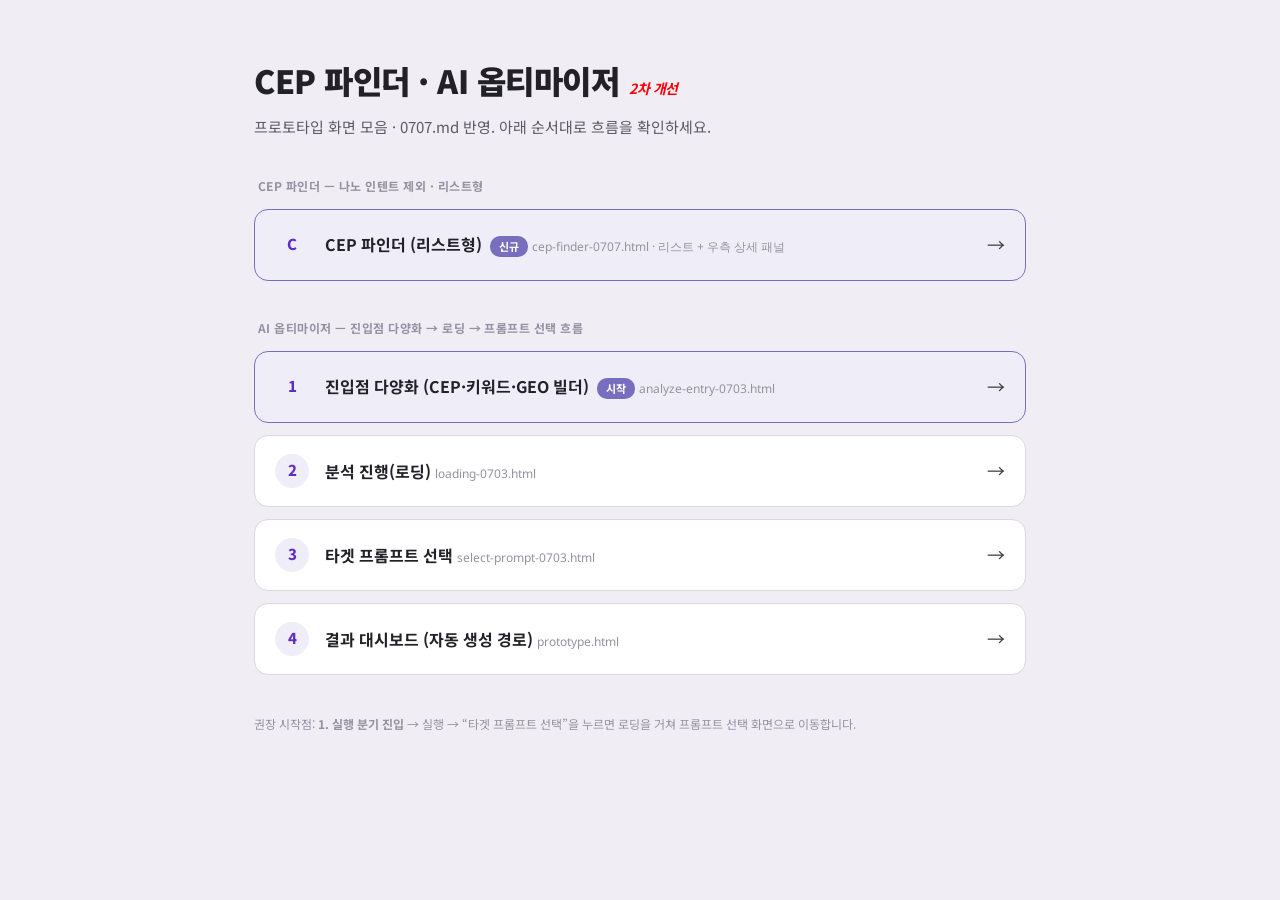
<file: index.html>
<!DOCTYPE html>
<html lang="ko">
<head>
<meta charset="UTF-8">
<meta name="viewport" content="width=device-width, initial-scale=1.0">
<title>AI 옵티마이저 — 프로토타입 인덱스</title>
<link rel="preconnect" href="https://fonts.googleapis.com">
<link rel="preconnect" href="https://fonts.gstatic.com" crossorigin>
<link href="https://fonts.googleapis.com/css2?family=Noto+Sans+KR:wght@400;500;700;900&family=Noto+Sans:wght@400;500;700&display=swap" rel="stylesheet">
<style>
  :root{
    --gray100:#fbfafb; --gray200:#eae8ee; --gray300:#dad7e0; --gray500:#9691a2;
    --gray600:#7f7a8d; --gray700:#5d596a; --gray800:#3d3a46; --gray900:#232128;
    --purple:#786ebe; --purple-dark:#5e2cc9; --purple-bg:#efeef8; --purple-line:#d8d5ee;
    --border:#dad7e0;
  }
  *{box-sizing:border-box;}
  body{
    margin:0; background:#f0eef4; color:var(--gray800); min-height:100vh;
    font-family:"Noto Sans KR","Noto Sans",system-ui,-apple-system,sans-serif;
    font-size:14px; line-height:1.5; -webkit-font-smoothing:antialiased;
  }
  .wrap{max-width:820px; margin:0 auto; padding:56px 24px 80px;}
  .head .title{font-size:32px; font-weight:900; color:var(--gray900); letter-spacing:-.5px; display:flex; align-items:baseline; gap:10px;}
  .head .title .alpha{font-size:14px; font-weight:700; font-style:italic; color:#ff0209;}
  .head .sub{margin-top:12px; font-size:15px; color:var(--gray700);}

  .section-label{margin:38px 4px 14px; font-size:12px; font-weight:700; letter-spacing:.04em; color:var(--gray500); text-transform:uppercase;}

  .flow{display:flex; flex-direction:column; gap:12px;}
  .step{
    display:flex; align-items:center; gap:16px; background:#fff; border:1px solid var(--border);
    border-radius:14px; padding:18px 20px; text-decoration:none; color:inherit; transition:.14s;
  }
  .step:hover{border-color:var(--purple); box-shadow:0 8px 22px rgba(120,110,190,.15); transform:translateY(-2px);}
  .step .no{flex:0 0 34px; width:34px; height:34px; border-radius:50%; background:var(--purple-bg);
    color:var(--purple-dark); font-weight:800; display:flex; align-items:center; justify-content:center; font-size:15px;}
  .step .body{flex:1;}
  .step .name{font-size:16px; font-weight:700; color:var(--gray900);}
  .step .file{font-size:12px; color:var(--gray500); font-family:"Noto Sans"; margin-top:3px;}
  .step .arrow{color:var(--gray400); font-size:18px;}
  .step.entry{border-color:var(--purple); background:var(--purple-bg);}
  .badge-entry{display:inline-block; margin-left:8px; font-size:11px; font-weight:700; color:#fff;
    background:var(--purple); border-radius:10px; padding:2px 9px; vertical-align:middle;}

  .foot{margin-top:40px; font-size:12px; color:var(--gray500);}
</style>
</head>
<body>
  <div class="wrap">
    <div class="head">
      <div class="title">CEP 파인더 · AI 옵티마이저 <span class="alpha">2차 개선</span></div>
      <div class="sub">프로토타입 화면 모음 · 0707.md 반영. 아래 순서대로 흐름을 확인하세요.</div>
    </div>

    <div class="section-label">CEP 파인더 — 나노 인텐트 제외 · 리스트형</div>
    <div class="flow">
      <a class="step entry" href="cep-finder-0707.html">
        <span class="no">C</span>
        <span class="body">
          <span class="name">CEP 파인더 (리스트형)<span class="badge-entry">신규</span></span>
          <span class="file">cep-finder-0707.html · 리스트 + 우측 상세 패널</span>
        </span>
        <span class="arrow">→</span>
      </a>
    </div>

    <div class="section-label">AI 옵티마이저 — 진입점 다양화 → 로딩 → 프롬프트 선택 흐름</div>
    <div class="flow">
      <a class="step entry" href="analyze-entry-0703.html">
        <span class="no">1</span>
        <span class="body">
          <span class="name">진입점 다양화 (CEP·키워드·GEO 빌더)<span class="badge-entry">시작</span></span>
          <span class="file">analyze-entry-0703.html</span>
        </span>
        <span class="arrow">→</span>
      </a>
      <a class="step" href="loading-0703.html">
        <span class="no">2</span>
        <span class="body">
          <span class="name">분석 진행(로딩)</span>
          <span class="file">loading-0703.html</span>
        </span>
        <span class="arrow">→</span>
      </a>
      <a class="step" href="select-prompt-0703.html">
        <span class="no">3</span>
        <span class="body">
          <span class="name">타겟 프롬프트 선택</span>
          <span class="file">select-prompt-0703.html</span>
        </span>
        <span class="arrow">→</span>
      </a>
      <a class="step" href="prototype.html">
        <span class="no">4</span>
        <span class="body">
          <span class="name">결과 대시보드 (자동 생성 경로)</span>
          <span class="file">prototype.html</span>
        </span>
        <span class="arrow">→</span>
      </a>
    </div>

    <div class="foot">
      권장 시작점: <b>1. 실행 분기 진입</b> → 실행 → “타겟 프롬프트 선택”을 누르면 로딩을 거쳐 프롬프트 선택 화면으로 이동합니다.
    </div>
  </div>
</body>
</html>
</file>
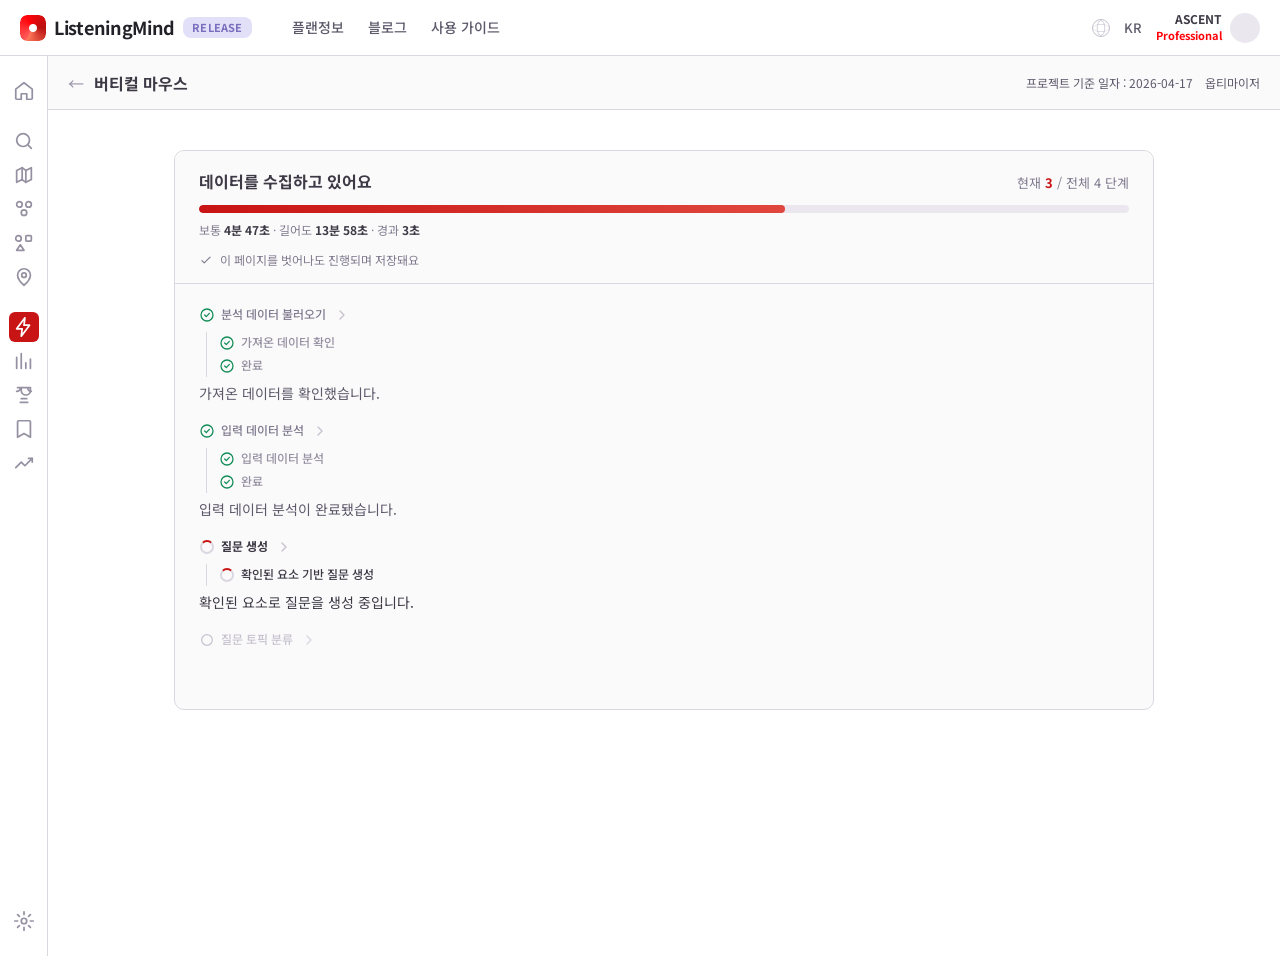
<file: loading-0703.html>
<!DOCTYPE html>
<html lang="ko">
<head>
<meta charset="UTF-8">
<meta name="viewport" content="width=device-width, initial-scale=1.0">
<title>AI 옵티마이저 — 분석 진행 중</title>
<link rel="preconnect" href="https://fonts.googleapis.com">
<link rel="preconnect" href="https://fonts.gstatic.com" crossorigin>
<link href="https://fonts.googleapis.com/css2?family=Noto+Sans+KR:wght@400;500;700&family=Noto+Sans:wght@400;500;700&display=swap" rel="stylesheet">
<link rel="stylesheet" href="assets/lm-theme.css">
<script defer src="assets/lm-chrome.js"></script>
<style>
  :root{
    --gray100:#fbfafb; --gray200:#eae8ee; --gray300:#dad7e0; --gray400:#c6c2ce;
    --gray500:#9691a2; --gray600:#7f7a8d; --gray700:#5d596a; --gray800:#3d3a46;
    --gray900:#232128;
    --primary:#c81414; --brand:rgba(255,2,9,1); --advance:#bfa055;
    --purple:#786ebe;
    --radius:10px;
  }
  *{box-sizing:border-box;}
  body{
    margin:0; background:#fff; color:var(--gray800);
    font-family:"Noto Sans KR","Noto Sans",system-ui,-apple-system,sans-serif;
    font-size:14px; line-height:1.5;
  }
  .en{font-family:"Noto Sans","Noto Sans KR",sans-serif;}

  /* ── top GNB (단순화) ── */
  .gnb{
    height:54px; border-bottom:1px solid var(--gray300); background:var(--gray100);
    display:flex; align-items:center; justify-content:space-between; padding:0 20px;
  }
  .gnb .crumb{display:flex; align-items:center; gap:10px; font-weight:700; font-size:16px;}
  .gnb .crumb .back{color:var(--gray500); font-weight:400;}
  .gnb .meta{display:flex; align-items:center; gap:12px; font-size:12px; color:var(--gray700);}
  .gnb .meta b{color:var(--gray800);}

  /* ── 본문 영역 ── */
  .stage{padding:40px; min-height:calc(100vh - 54px); background:#fff;}
  .card{
    position:relative; max-width:980px; margin:0 auto; min-height:560px;
    background:var(--gray100); border:1px solid var(--gray300);
    border-radius:var(--radius); overflow:hidden;
  }

  /* ── 진행 헤더 (sticky) ── */
  .phead{
    position:sticky; top:0; z-index:5; background:var(--gray100);
    border-bottom:1px solid var(--gray300); padding:18px 24px 14px;
  }
  .phead .row1{display:flex; align-items:baseline; justify-content:space-between; gap:16px; flex-wrap:wrap;}
  .phead .title{font-size:16px; font-weight:700; color:var(--gray800);}
  .phead .stepcount{font-size:13px; color:var(--gray600);}
  .phead .stepcount b{color:var(--primary); font-weight:700;}
  .time{font-size:12px; color:var(--gray600);}
  .time b{color:var(--gray800); font-weight:700;}
  .bar{margin-top:12px; height:8px; background:var(--gray200); border-radius:99px; overflow:hidden;}
  .bar .fill{
    height:100%; width:0; border-radius:99px;
    background:linear-gradient(90deg,var(--primary),#e0473f);
    transition:width .6s cubic-bezier(.2,.7,.2,1);
  }
  .persist{
    margin-top:12px; display:flex; align-items:center; gap:7px;
    font-size:12px; color:var(--gray600);
  }
  .persist svg{flex:none;}

  /* ── work 그룹 리스트 ── */
  .works{padding:18px 24px 28px; display:flex; flex-direction:column; gap:14px;}
  .work{display:flex; flex-direction:column; gap:4px;}
  .whead{display:flex; align-items:center; gap:6px; padding:4px 0;}
  .whead .ico{width:16px; height:16px; flex:none; display:grid; place-items:center;}
  .whead .name{font-family:"Noto Sans","Noto Sans KR"; font-size:12px; font-weight:500;}
  .whead .chev{margin-left:2px; color:var(--gray400); display:flex;}
  .phases{
    border-left:1px solid var(--gray300); margin-left:7px; padding:2px 0 2px 12px;
    display:flex; flex-direction:column; gap:5px;
  }
  .phase{display:flex; align-items:center; gap:6px; font-family:"Noto Sans","Noto Sans KR"; font-size:12px; font-weight:500; color:var(--gray500);}
  .phase .ico{width:16px; height:16px; flex:none; display:grid; place-items:center; color:var(--gray500);}
  .msg{font-size:14px; color:var(--gray700); padding-top:2px;}

  .work.done .whead .name{color:var(--gray600);}
  .work.active .whead .name{color:var(--gray800); font-weight:700;}
  .work.active .whead{animation:pulse 1.6s ease-in-out infinite;}
  .work.active .msg{color:var(--gray800);}
  .work.wait .whead .name{color:var(--gray400);}
  .work.wait .whead .chev{color:var(--gray300);}
  .check{color:var(--primary);}
  .work.done .check{color:#118d57;}

  @keyframes pulse{0%,100%{opacity:1;} 50%{opacity:.55;}}

  .spin{width:14px; height:14px; border:2px solid var(--gray300); border-top-color:var(--primary); border-radius:50%; animation:rot .7s linear infinite;}
  @keyframes rot{to{transform:rotate(360deg);}}

  /* ── 완료 모달 ── */
  .overlay{
    position:absolute; inset:0; background:rgba(61,57,70,.28); backdrop-filter:blur(1px);
    display:none; align-items:center; justify-content:center; z-index:20;
  }
  .overlay.show{display:flex; animation:fade .3s ease;}
  @keyframes fade{from{opacity:0;} to{opacity:1;}}
  .modal{
    background:#fff; border-radius:14px; padding:32px 36px; width:380px; text-align:center;
    box-shadow:0 18px 50px rgba(61,57,70,.22);
    animation:pop .35s cubic-bezier(.2,.9,.3,1.2);
  }
  @keyframes pop{from{transform:scale(.92); opacity:0;} to{transform:scale(1); opacity:1;}}
  .modal .badge{width:64px; height:64px; margin:0 auto 16px; border-radius:50%; background:#e8f7ee; display:grid; place-items:center;}
  .modal h3{margin:0 0 6px; font-size:20px; font-weight:700; color:var(--gray800);}
  .modal p{margin:0 0 22px; font-size:13px; color:var(--gray600);}
  .modal .btn{
    width:100%; height:46px; border:none; border-radius:10px; cursor:pointer;
    background:var(--purple); color:#fff; font-family:inherit; font-size:15px; font-weight:700;
  }
  .modal .btn:hover{filter:brightness(.94);}
  .modal .sub{margin-top:10px; font-size:12px; color:var(--gray500);}
</style>
</head>
<body data-lm-active="aioptimizer">
  <!-- 단순화한 상단 GNB -->
  <div class="gnb">
    <div class="crumb"><span class="back">←</span> 버티컬 마우스</div>
    <div class="meta"><span>프로젝트 기준 일자 : 2026-04-17</span><span id="featLabel">옵티마이저</span></div>
  </div>

  <div class="stage">
    <div class="card" id="card">
      <!-- 진행 헤더 -->
      <div class="phead">
        <div class="row1">
          <div class="title" id="headTitle">데이터를 수집하고 있어요</div>
          <div class="stepcount">현재 <b id="curStep">1</b> / 전체 <span id="totStep">3</span> 단계</div>
        </div>
        <div class="bar"><div class="fill" id="fill"></div></div>
        <div class="row1" style="margin-top:8px;">
          <div class="time">보통 <b id="median">4분 47초</b> · 길어도 <b id="p90">13분 58초</b> · 경과 <b id="elapsed">0초</b></div>
        </div>
        <div class="persist">
          <svg width="14" height="14" viewBox="0 0 24 24" fill="none" stroke="#7f7a8d" stroke-width="2" stroke-linecap="round" stroke-linejoin="round"><path d="M5 13l4 4L19 7"/></svg>
          이 페이지를 벗어나도 진행되며 저장돼요
        </div>
      </div>

      <!-- work 그룹 리스트 -->
      <div class="works" id="works"></div>

      <!-- 완료 모달 -->
      <div class="overlay" id="overlay">
        <div class="modal">
          <div class="badge">
            <svg width="34" height="34" viewBox="0 0 24 24" fill="none" stroke="#118d57" stroke-width="2.4" stroke-linecap="round" stroke-linejoin="round"><path d="M20 6L9 17l-5-5"/></svg>
          </div>
          <h3>완료! <span id="doneTime">4분 12초</span> 만에 끝났어요</h3>
          <p id="doneDesc">옵티마이저 분석이 모두 끝났습니다. 타겟 프롬프트를 선택해 주세요.</p>
          <button class="btn" id="btnNext">타겟 프롬프트 선택 →</button>
          <div class="sub">잠시 후 자동으로 이동합니다.</div>
        </div>
      </div>
    </div>
  </div>

<script>
  // 다음 화면 (옵티마이저 로딩 → 타겟 프롬프트 선택)
  const NEXT_URL = "select-prompt-0703.html";

  // 옵티마이저 데이터 (설계서 §6 청크 매핑 · 시간값 그대로)
  const FEATURE = {
    label:"옵티마이저", median:"4분 47초", p90:"13분 58초", done:"4분 12초",
    groups:[
      { name:"분석 데이터 불러오기", phases:["가져온 데이터 확인"],
        msg:"가져온 데이터를 확인했습니다.", doing:"선택한 데이터를 불러오고 있습니다." },
      { name:"입력 데이터 분석", phases:["입력 데이터 분석"],
        msg:"입력 데이터 분석이 완료됐습니다.", doing:"입력 데이터를 분석하고 있습니다." },
      { name:"질문 생성", phases:["확인된 요소 기반 질문 생성"],
        msg:"질문 생성이 완료 되었습니다.", doing:"확인된 요소로 질문을 생성 중입니다." },
      { name:"질문 토픽 분류", phases:["토픽별 질문 분류"],
        msg:"질문 토픽 분류가 완료 되었습니다.", doing:"생성된 질문을 토픽별로 분류하고 있습니다." },
    ],
  };

  const ICONS = {
    checkDone:'<svg width="16" height="16" viewBox="0 0 24 24" fill="none" stroke="currentColor" stroke-width="1.9" stroke-linecap="round" stroke-linejoin="round"><circle cx="12" cy="12" r="9"/><path d="M8.5 12l2.4 2.4L15.5 9.5"/></svg>',
    chev:'<svg width="16" height="16" viewBox="0 0 24 24" fill="none" stroke="currentColor" stroke-width="2" stroke-linecap="round" stroke-linejoin="round"><path d="M9 6l6 6-6 6"/></svg>',
    grpDone:'<svg width="16" height="16" viewBox="0 0 24 24" fill="none" stroke="#118d57" stroke-width="1.9" stroke-linecap="round" stroke-linejoin="round"><circle cx="12" cy="12" r="9"/><path d="M8.5 12l2.4 2.4L15.5 9.5"/></svg>',
    grpWait:'<svg width="16" height="16" viewBox="0 0 24 24" fill="none" stroke="#c6c2ce" stroke-width="1.8"><circle cx="12" cy="12" r="8"/></svg>',
  };

  function groupHTML(g, state){
    // state: 'done' | 'active' | 'wait'
    let headIco, phasesHTML = "", msgHTML = "";
    if(state==='wait'){
      headIco = ICONS.grpWait;
      return `<div class="work wait"><div class="whead">
        <span class="ico">${headIco}</span><span class="name">${g.name}</span>
        <span class="chev">${ICONS.chev}</span></div></div>`;
    }
    if(state==='done'){
      headIco = ICONS.grpDone;
      phasesHTML = g.phases.map(p=>`<div class="phase"><span class="ico check">${ICONS.checkDone}</span>${p}</div>`).join("")
        + `<div class="phase"><span class="ico check">${ICONS.checkDone}</span>완료</div>`;
      msgHTML = `<div class="msg">${g.msg}</div>`;
    } else { // active
      headIco = `<span class="spin"></span>`;
      const n = g.phases.length;
      phasesHTML = g.phases.map((p,i)=>{
        if(i < n-1) return `<div class="phase"><span class="ico check">${ICONS.checkDone}</span>${p}</div>`;
        return `<div class="phase" style="color:var(--gray800)"><span class="ico"><span class="spin"></span></span>${p}</div>`;
      }).join("");
      msgHTML = `<div class="msg">${g.doing||"진행 중이에요."}</div>`;
    }
    return `<div class="work ${state}"><div class="whead">
      <span class="ico">${headIco}</span><span class="name">${g.name}</span>
      <span class="chev">${ICONS.chev}</span></div>
      <div class="phases">${phasesHTML}</div>${msgHTML}</div>`;
  }

  const f = FEATURE;
  const groups = f.groups;
  const total = groups.length;
  const works = document.getElementById('works');
  const fill = document.getElementById('fill');
  const overlay = document.getElementById('overlay');

  document.getElementById('featLabel').textContent = f.label;
  document.getElementById('totStep').textContent = total;
  document.getElementById('median').textContent = f.median;
  document.getElementById('p90').textContent = f.p90;
  document.getElementById('doneTime').textContent = f.done;

  // ── 진행 애니메이션 (프로토타입용 타이밍) ──
  const STEP_MS = 1500;   // 그룹당 진행 시간
  let elapsedSec = 0;
  const elEl = document.getElementById('elapsed');
  const elapsedTimer = setInterval(()=>{
    elapsedSec += 1;
    const m = Math.floor(elapsedSec/60), s = elapsedSec%60;
    elEl.textContent = m>0 ? `${m}분 ${s}초` : `${s}초`;
  }, 1000);

  function renderProgress(activeIdx){
    const states = groups.map((g,i)=> i<activeIdx ? 'done' : (i===activeIdx ? 'active' : 'wait'));
    works.innerHTML = groups.map((g,i)=>groupHTML(g, states[i])).join("");
    document.getElementById('curStep').textContent = activeIdx+1;
    const pct = Math.round(((activeIdx + 0.5)/total)*100);
    fill.style.width = pct + '%';
  }

  function renderDone(){
    works.innerHTML = groups.map(g=>groupHTML(g, 'done')).join("");
    document.getElementById('headTitle').textContent = "분석이 완료됐어요";
    document.getElementById('curStep').textContent = total;
    fill.style.width = '100%';
    clearInterval(elapsedTimer);
    setTimeout(()=> overlay.classList.add('show'), 350);
    // 자동 이동
    setTimeout(goNext, 2600);
  }

  let navigated = false;
  function goNext(){
    if(navigated) return;
    navigated = true;
    window.location.href = NEXT_URL;
  }
  document.getElementById('btnNext').addEventListener('click', goNext);

  // 순차 진행 실행
  let idx = 0;
  renderProgress(idx);
  const stepTimer = setInterval(()=>{
    idx += 1;
    if(idx >= total){
      clearInterval(stepTimer);
      renderDone();
    } else {
      renderProgress(idx);
    }
  }, STEP_MS);
</script>
</body>
</html>
</file>
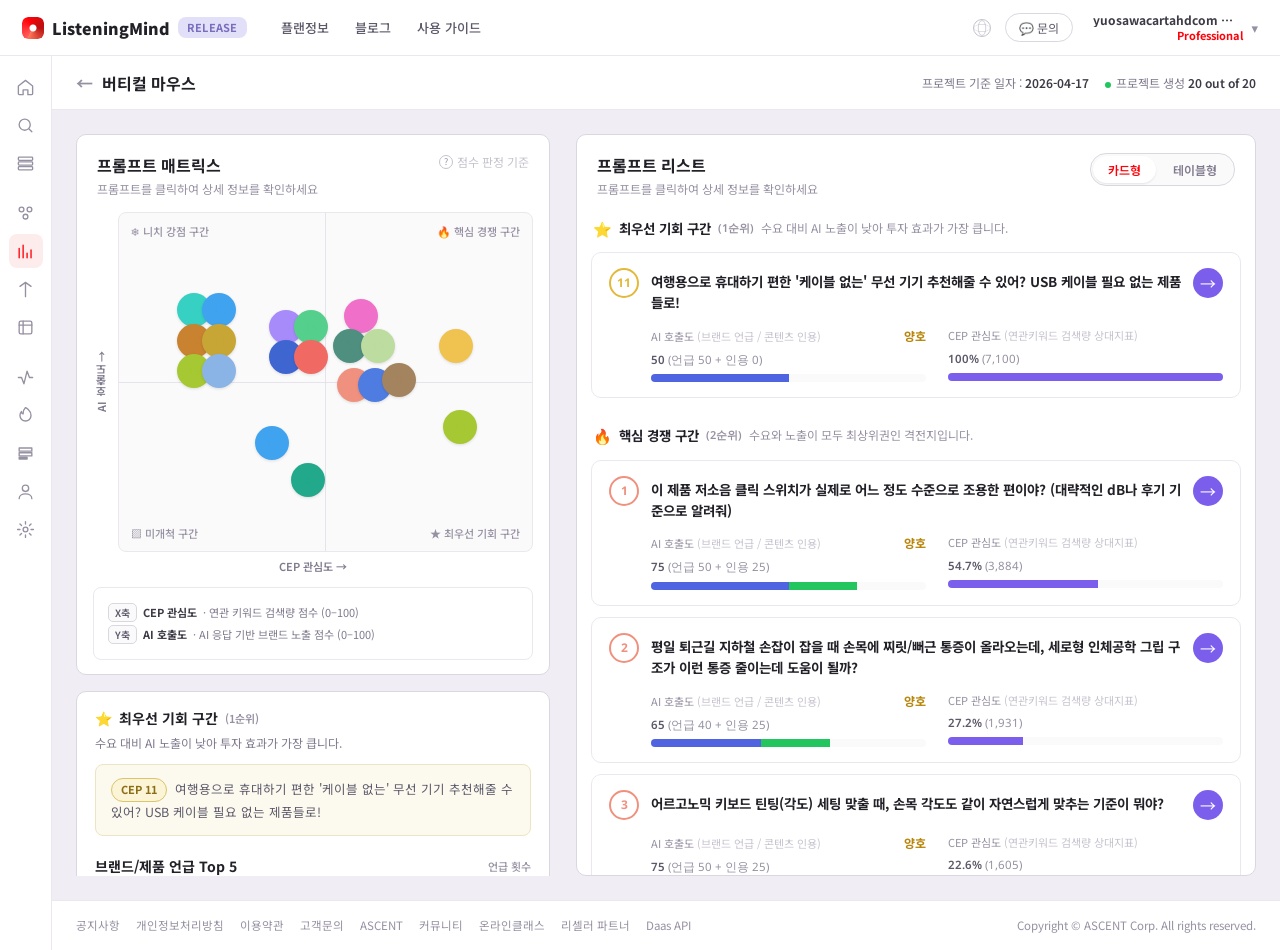
<file: prototype.html>
<!DOCTYPE html>
<html lang="ko">
<head>
<meta charset="UTF-8">
<meta name="viewport" content="width=device-width, initial-scale=1.0">
<title>AI 옵티마이저 — 브랜드 대시보드 프로토타입</title>
<link rel="preconnect" href="https://fonts.googleapis.com">
<link rel="preconnect" href="https://fonts.gstatic.com" crossorigin>
<link href="https://fonts.googleapis.com/css2?family=Noto+Sans+KR:wght@400;500;700;900&family=Noto+Sans:wght@400;500;600;700&display=swap" rel="stylesheet">
<link rel="stylesheet" href="assets/lm-theme.css">
<style>
  :root{
    --gray50:#fbfafb; --gray100:#fbfafb; --gray200:#eae8ee; --gray300:#dad7e0;
    --gray400:#c6c2ce; --gray500:#9691a2; --gray600:#7f7a8d; --gray700:#5d596a;
    --gray800:#3d3a46; --gray900:#232128;
    --brand:#ff0209; --brand-dark:#c81414;
    --blue:#4f64e1; --blue-bg:#e8f0fd; --blue-line:#bcd3f7;
    --green:#22c55e; --green-bg:#e6f6ee; --green-line:#b7e5cf;
    --red:#e05265; --red-bg:#fdeaea;
    --amber:#b8860b;
    --purple:#7c5eec;
    --radius:10px; --radius-sm:6px;
    --border:#dad7e0;
  }
  *{box-sizing:border-box;}
  html,body{margin:0;padding:0;}
  body{
    background:#f0eef4; color:var(--gray800);
    font-family:"Noto Sans KR","Noto Sans",system-ui,-apple-system,sans-serif;
    font-size:13px; line-height:1.5; -webkit-font-smoothing:antialiased;
  }
  .num,.en{font-family:"Noto Sans","Noto Sans KR",sans-serif;}
  button{font-family:inherit; cursor:pointer;}
  .hidden{display:none !important;}

  /* ─── App frame ─── */
  .app{max-width:1440px; margin:0 auto; background:#fff; min-height:100vh;
       box-shadow:0 0 0 1px var(--gray200);}

  /* ─── Header ─── */
  .hdr{height:56px; display:flex; align-items:center; justify-content:space-between;
       padding:0 22px; border-bottom:1px solid var(--gray200); background:#fff;}
  .hdr-l{display:flex; align-items:center; gap:34px;}
  .logo{display:flex; align-items:center; gap:8px; font-weight:900; font-size:16px; color:var(--gray900);}
  .logo .mark{width:22px; height:22px; border-radius:6px;
    background:conic-gradient(from 210deg,#ff5b5b,#ff0209,#b81111,#ff7a5b);
    -webkit-mask:radial-gradient(circle at 50% 50%, transparent 3px, #000 4px);
            mask:radial-gradient(circle at 50% 50%, transparent 3px, #000 4px);}
  .hdr-nav{display:flex; gap:26px; font-size:13px; color:var(--gray700); font-weight:500;}
  .hdr-nav a{color:inherit; text-decoration:none;}
  .hdr-nav a:hover{color:var(--gray900);}
  .hdr-r{display:flex; align-items:center; gap:14px;}
  .globe{width:18px;height:18px;border-radius:50%;border:1.5px solid var(--gray400);position:relative;}
  .globe::before,.globe::after{content:"";position:absolute;inset:0;border-radius:50%;border:1px solid var(--gray400);}
  .globe::before{transform:scaleX(.5);} .globe::after{transform:scaleY(.5);border-left:none;border-right:none;}
  .btn-ghost{border:1px solid var(--gray300); background:#fff; border-radius:16px;
    padding:5px 13px; font-size:12px; color:var(--gray700); display:flex; align-items:center; gap:5px;}
  .acct{display:flex; align-items:center; gap:8px; padding-left:6px;}
  .acct .who{text-align:right; line-height:1.25;}
  .acct .who b{font-size:12px; color:var(--gray800); display:block; max-width:150px; overflow:hidden; text-overflow:ellipsis; white-space:nowrap;}
  .acct .who span{font-size:11px; color:var(--brand); font-weight:700;}
  .acct .chev{color:var(--gray500);}

  /* ─── Body split: nav + content ─── */
  .body{display:flex;}
  .nav{width:52px; flex:0 0 52px; border-right:1px solid var(--gray200);
       background:#fff; padding:14px 0; display:flex; flex-direction:column; align-items:center; gap:4px;}
  .nav .ico{width:34px; height:34px; border-radius:8px; display:flex; align-items:center; justify-content:center;
       color:var(--gray500); position:relative;}
  .nav .ico svg{width:19px; height:19px;}
  .nav .ico.active{background:#fdecec; color:var(--brand);}
  .nav .ico:hover{background:var(--gray100); color:var(--gray800);}
  .nav .sp{height:8px;}

  .content{flex:1; min-width:0;}

  /* ─── Project GNB ─── */
  .pgnb{height:54px; display:flex; align-items:center; justify-content:space-between;
        padding:0 24px; border-bottom:1px solid var(--gray200);}
  .pgnb .crumb{display:flex; align-items:center; gap:9px; font-size:16px; font-weight:700; color:var(--gray900);}
  .pgnb .crumb .back{color:var(--gray500); cursor:pointer; font-size:17px; line-height:1;}
  .pgnb .crumb .back:hover{color:var(--gray800);}
  .pgnb .crumb .sub{color:var(--gray400); font-weight:400;}
  .pgnb .crumb .cepno{color:var(--gray900); font-weight:700;}
  .pgnb .meta{display:flex; align-items:center; gap:16px; font-size:12px; color:var(--gray600);}
  .pgnb .meta b{color:var(--gray800); font-weight:600;}
  .pgnb .meta .dot{width:6px;height:6px;border-radius:50%;background:var(--green);display:inline-block;margin-right:5px;}

  .stage{padding:24px; background:#f0eef4;}

  /* ─── Card ─── */
  .card{background:#fff; border:1px solid var(--border); border-radius:var(--radius); }
  .card-h{padding:18px 20px 6px;}
  .card-h .t{font-size:16px; font-weight:700; color:var(--gray900);}
  .card-h .d{font-size:12px; color:var(--gray500); margin-top:3px;}
  .help{color:var(--gray400); font-size:12px; display:inline-flex; align-items:center; gap:4px;}
  .qmark{width:14px;height:14px;border-radius:50%;border:1px solid var(--gray400);
    color:var(--gray500);font-size:9px;display:inline-flex;align-items:center;justify-content:center;}

  /* ─── Dashboard grid (열별 독립 스크롤) ─── */
  .dash{display:grid; grid-template-columns:480px 1fr; gap:20px; align-items:stretch;
        height:calc(100vh - 56px - 54px - 48px); min-height:520px;}
  .col-l{display:flex; flex-direction:column; gap:16px; overflow-y:auto; height:100%; padding-right:6px;}
  .dash > .card{height:100%; display:flex; flex-direction:column; overflow:hidden;}
  .dash > .card > .card-h{flex:0 0 auto;}
  .tbl-scroll{flex:1 1 auto; overflow-y:auto;}
  .tbl thead th{position:sticky; top:0; z-index:2;}
  /* 얇은 스크롤바 */
  .col-l::-webkit-scrollbar, .tbl-scroll::-webkit-scrollbar{width:8px;}
  .col-l::-webkit-scrollbar-thumb, .tbl-scroll::-webkit-scrollbar-thumb{background:var(--gray300); border-radius:8px;}
  .col-l::-webkit-scrollbar-track, .tbl-scroll::-webkit-scrollbar-track{background:transparent;}

  /* Bubble chart */
  .chart-wrap{padding:8px 16px 14px;}
  .chart-box{position:relative; border:1px solid var(--gray200); border-radius:8px; background:var(--gray50); overflow:hidden;}
  .bubble{position:absolute; transform:translate(-50%,50%); border-radius:50%;
    display:flex; align-items:center; justify-content:center; color:#fff; font-weight:700;
    font-size:12px; font-family:"Noto Sans"; cursor:pointer; box-shadow:0 1px 3px rgba(0,0,0,.12);
    transition:transform .12s;}
  .bubble:hover{transform:translate(-50%,50%) scale(1.12); z-index:5;}
  .quad-label{position:absolute; font-size:11px; color:var(--gray500); font-weight:500; display:flex; align-items:center; gap:4px;}
  .axis-y{writing-mode:vertical-rl; transform:rotate(180deg); text-align:center; font-size:11px; color:var(--gray600); font-weight:600;}
  .axis-x{text-align:center; font-size:11px; color:var(--gray600); font-weight:600; margin-top:6px;}
  .legend{border:1px solid var(--gray200); border-radius:8px; padding:12px 14px; margin-top:12px; font-size:11px; color:var(--gray600);}
  .legend .row{display:flex; align-items:center; gap:6px; margin:3px 0;}
  .legend .tag{background:var(--gray100); border:1px solid var(--gray300); border-radius:5px; padding:1px 6px; font-size:10px; font-weight:600; color:var(--gray700);}
  .legend b{color:var(--gray800);}

  /* detail card (구간 헤더 + 콜아웃 + Top5 2종을 한 블록으로) */
  .detail-card{padding:0;}
  .detail-head{padding:16px 18px 0;}
  .detail-head .cap{display:flex; align-items:center; gap:7px; font-size:14px; font-weight:700; color:var(--gray900); margin-bottom:5px;}
  .detail-head .cap .ico{font-size:14px;}
  .detail-head .cap .rank{font-size:11px; color:var(--gray500); font-weight:600;}
  .detail-head .desc{font-size:12px; color:var(--gray600); line-height:1.55; margin-bottom:2px;}
  .detail-sect{padding:16px 18px;}
  .detail-sect + .detail-sect{border-top:1px solid var(--gray100);}
  .callout{margin:12px 18px 4px; border:1px solid #ece4c2; background:#fcfaef; border-radius:8px; padding:13px 15px;
    transition:background .18s, border-color .18s;}
  .callout .pill{display:inline-flex; align-items:center; padding:2px 9px; border:1px solid #d9c56a; color:#8a6d16; border-radius:12px; font-size:11px; font-weight:700; background:#fbf4d6; white-space:nowrap;}
  .callout p{margin:0; font-size:12.5px; color:var(--gray700); line-height:1.6;}
  /* quadrant color themes for callout */
  .callout.q-core{border-color:#f0d9c0; background:#fdf6ef;} .callout.q-core .pill{border-color:#e0a06a; color:#a85f1e; background:#fbeede;}
  .callout.q-niche{border-color:#cfe6d6; background:#f1faf4;} .callout.q-niche .pill{border-color:#7fc79b; color:#1f7a4d; background:#e4f5ea;}
  .callout.q-untapped{border-color:#d9d6e0; background:#f7f6fa;} .callout.q-untapped .pill{border-color:#b3aec2; color:#5d596a; background:#eeecf3;}

  /* hover highlight */
  .bubble.focus{box-shadow:0 0 0 3px #fff, 0 0 0 5px currentColor; z-index:6;}
  .tbl tbody tr.focus{background:#f4f2ff !important;}
  .tbl tbody tr.focus td:first-child{box-shadow:inset 3px 0 0 var(--purple);}

  /* top5 */
  .mini-h{font-size:14px; font-weight:700; color:var(--gray900); display:flex; align-items:center; justify-content:space-between; margin-bottom:10px;}
  .mini-h .sub{font-size:11px; color:var(--gray500); font-weight:500;}
  .bar-row{display:flex; align-items:center; gap:10px; margin:9px 0; font-size:12.5px;}
  .bar-row .rk{width:12px; color:var(--gray500); font-weight:700; font-family:"Noto Sans";}
  .bar-row .nm{width:78px; display:flex; align-items:center; gap:5px; color:var(--gray800); font-weight:500;}
  .bar-row .nm .jasa{font-size:9px; background:#eef0ff; color:#5a5fd0; border-radius:4px; padding:1px 4px; font-weight:700;}
  .bar-row .track{flex:1; height:9px; background:var(--gray100); border-radius:6px; overflow:hidden; display:flex;}
  .bar-row .track .f1{height:100%; background:var(--purple);}
  .bar-row .track .f2{height:100%; background:#c9c1f6;}
  .bar-row .cnt{font-family:"Noto Sans"; font-size:11px; color:var(--gray600); width:66px; text-align:right; display:flex; gap:8px; justify-content:flex-end;}
  .bar-row .cnt i{font-style:normal; color:var(--gray500);}

  .list-row{display:flex; align-items:center; justify-content:space-between; padding:7px 0; border-top:1px solid var(--gray100); font-size:12.5px;}
  .list-row:first-of-type{border-top:none;}
  .list-row .l{display:flex; align-items:center; gap:9px; color:var(--gray800);}
  .list-row .rk{width:12px; color:var(--gray500); font-weight:700; font-family:"Noto Sans";}
  .list-row .cnt{font-family:"Noto Sans"; color:var(--gray700); font-weight:600;}

  .tags{display:flex; flex-wrap:wrap; gap:6px; margin:8px 0 14px;}
  .tag-chip{background:var(--gray100); border:1px solid var(--gray300); border-radius:10px; padding:4px 10px; font-size:12px; color:var(--gray800); font-weight:500;}
  .url-box{background:var(--gray50); border:1px solid var(--gray200); border-radius:7px; padding:9px 12px; font-size:12px; color:var(--gray700); font-family:"Noto Sans"; margin-bottom:7px;}
  .sect-label{font-size:12px; color:var(--gray600); font-weight:600; margin:2px 0 8px;}

  /* ─── Prompt list table ─── */
  .tbl{width:100%; border-collapse:collapse; font-size:12.5px;}
  .tbl thead th{background:var(--gray200); color:var(--gray800); font-weight:700; font-size:12px;
    text-align:left; padding:12px; border-bottom:none; white-space:nowrap;}
  .tbl thead th:first-child{border-radius:10px 0 0 10px;}
  .tbl thead th:last-child{border-radius:0 10px 10px 0;}
  .tbl thead th.c{text-align:center;}
  .tbl tbody td{padding:12px; border-bottom:1px solid var(--gray200); vertical-align:middle; color:var(--gray700);}
  .tbl tbody tr:hover{background:var(--gray100);}
  .tbl td.c{text-align:center;}
  .tbl .seg{font-size:15px; text-align:center; width:34px;}
  .tbl .prompt{max-width:340px; color:var(--gray800); line-height:1.5;}
  .tbl .aiscore{font-family:"Noto Sans"; font-weight:600; color:var(--gray800);}
  .tbl .cep-int{font-family:"Noto Sans"; font-weight:600; color:var(--gray800);}

  .badge{display:inline-flex; align-items:center; gap:4px; border-radius:10px; padding:3px 10px; font-size:11px; font-weight:700; white-space:nowrap;}
  .b-rec{background:var(--blue-bg); color:var(--blue);}
  .b-cmp{background:var(--green-bg); color:var(--green);}
  .b-dom{background:#fff; border:1px solid var(--green-line); color:var(--green);}
  .b-nodom{background:#fff; border:1px solid #f3c9c9; color:var(--red);}
  .badge .mk{font-family:"Noto Sans"; font-weight:800;}

  .cep-pill{display:inline-flex; align-items:center; justify-content:center; min-width:52px; padding:4px 10px;
    border-radius:10px; font-size:11px; font-weight:700; font-family:"Noto Sans"; cursor:pointer;
    border:1px solid var(--gray300); color:var(--gray600); background:#fff; transition:.12s;}
  .cep-pill:hover{border-color:var(--purple); color:var(--purple); background:#f6f4ff;}

  /* ─── CEP report ─── */
  .cep-banner{display:flex; align-items:center; gap:12px; background:#fcfaef; border:1px solid #ece4c2;
    border-radius:9px; padding:13px 16px; margin-bottom:18px;}
  .cep-banner .pill{flex:0 0 auto;}
  .cep-banner p{margin:0; font-size:13px; font-weight:700; color:#7a6a1e;}

  .cep-top{display:grid; grid-template-columns:1fr 1fr; gap:0; border:1px solid var(--border); border-radius:var(--radius); overflow:hidden; margin-bottom:8px; background:#fff;}
  .cep-top > div{padding:20px 22px;}
  .cep-top .divider{border-left:1px solid var(--gray200);}
  .ctitle{font-size:14px; font-weight:700; color:var(--gray900); display:flex; align-items:center; justify-content:space-between; margin-bottom:14px;}

  .gauge-flex{display:flex; align-items:center; gap:20px;}
  .gauge-txt{font-size:11.5px; color:var(--gray500); line-height:1.6; flex:1;}
  .diag-row{display:flex; gap:0; margin-top:16px; border-top:1px solid var(--gray100); padding-top:14px;}
  .diag-row > div{flex:1; text-align:center;}
  .diag-row > div + div{border-left:1px solid var(--gray100);}
  .diag-row .lbl{font-size:11.5px; color:var(--gray600); margin-bottom:7px; font-weight:600;}
  .diag-row .val{font-size:11px; color:var(--gray500); font-family:"Noto Sans"; margin-top:6px;}

  .ki-foot{display:flex; margin-top:12px; border-top:1px solid var(--gray100); padding-top:12px;}
  .ki-foot > div{flex:1; text-align:center;}
  .ki-foot > div + div{border-left:1px solid var(--gray100);}
  .ki-foot .lbl{font-size:11.5px; color:var(--gray600);}
  .ki-foot .v{font-size:15px; font-weight:700; color:var(--gray900); font-family:"Noto Sans"; margin-top:4px;}

  .note{font-size:11px; color:var(--gray400); margin:8px 2px 20px; display:flex; align-items:center; gap:5px;}

  /* tabs */
  .tabs{display:flex; border-bottom:1px solid var(--gray200); margin-bottom:22px;}
  .tab{flex:1; text-align:center; padding:13px 0; font-size:13.5px; font-weight:600; color:var(--gray500);
    border-bottom:2px solid transparent; cursor:pointer; transition:.12s;}
  .tab:hover{color:var(--gray700);}
  .tab.active{color:var(--brand); border-bottom-color:var(--brand); font-weight:700;}

  .panel-h{font-size:15px; font-weight:700; color:var(--gray900); display:flex; align-items:center; gap:7px; margin-bottom:8px;}
  .panel-desc{font-size:12.5px; color:var(--gray600); line-height:1.6; margin-bottom:16px;}

  /* matrix */
  .mtx{width:100%; border-collapse:collapse; font-size:12.5px; border:1px solid var(--gray200); border-radius:8px; overflow:hidden;}
  .mtx th,.mtx td{padding:0; text-align:center;}
  .mtx thead .grp th{background:var(--gray200); color:var(--gray800); font-weight:700; padding:10px 8px; border-bottom:1px solid var(--gray200); font-size:12px;}
  .mtx thead .grp th.g-chat{background:#f4f1fe;}
  .mtx thead .grp th.g-goog{background:#f6f5f8;}
  .mtx thead .sub th{background:#fff; color:var(--gray500); font-weight:500; padding:8px; font-size:11.5px; border-bottom:1px solid var(--gray200);}
  .mtx tbody td.name{text-align:left; padding:11px 14px; color:var(--gray800); font-weight:500; border-bottom:1px solid var(--gray100); white-space:nowrap;}
  .mtx tbody td.name .jasa{font-size:9px; background:#fdeaea; color:#e05265; border-radius:6px; padding:1px 5px; font-weight:700; margin-left:6px;}
  .mtx tbody td.cell{font-family:"Noto Sans"; color:var(--gray700); border-bottom:1px solid #fff; border-left:1px solid #fff; width:70px; height:44px; font-weight:600;}
  .mtx tbody td.sep{border-left:1px solid var(--gray200);}

  /* summary table */
  .sum{width:100%; border-collapse:collapse; font-size:12.5px; margin-top:22px; border:1px solid var(--gray200); border-radius:8px; overflow:hidden;}
  .sum th{background:var(--gray200); color:var(--gray800); font-weight:700; padding:11px 14px; text-align:left; border-bottom:1px solid var(--gray200); font-size:12px;}
  .sum th.c,.sum td.c{text-align:center; font-family:"Noto Sans";}
  .sum td{padding:11px 14px; border-bottom:1px solid var(--gray100); color:var(--gray700);}
  .sum tr:last-child td{border-bottom:none;}
  .sum td .jasa{font-size:9px; background:#fdeaea; color:#e05265; border-radius:6px; padding:1px 5px; font-weight:700; margin-left:6px;}

  .placeholder{padding:70px 20px; text-align:center; color:var(--gray400); font-size:13px;
    border:1px dashed var(--gray300); border-radius:10px; background:var(--gray50);}

  /* footer */
  .ftr{border-top:1px solid var(--gray200); padding:16px 24px; display:flex; justify-content:space-between;
       font-size:11.5px; color:var(--gray500); flex-wrap:wrap; gap:10px;}
  .ftr .links{display:flex; gap:16px; flex-wrap:wrap;}
  .ftr a{color:inherit; text-decoration:none;}

  .toast{position:fixed; bottom:26px; left:50%; transform:translateX(-50%) translateY(20px);
    background:var(--gray900); color:#fff; padding:10px 18px; border-radius:20px; font-size:12.5px;
    opacity:0; pointer-events:none; transition:.25s; z-index:100;}
  .toast.show{opacity:1; transform:translateX(-50%) translateY(0);}

  /* ─── View toggle (카드형 / 테이블형) ─── */
  .view-toggle{display:inline-flex; background:var(--gray100); border:1px solid var(--gray300);
    border-radius:16px; padding:2px; gap:2px; flex:0 0 auto;}
  .vt-btn{border:none; background:transparent; border-radius:14px; padding:5px 15px;
    font-size:12px; font-weight:600; color:var(--gray600); transition:.12s;}
  .vt-btn:hover{color:var(--gray800);}
  .vt-btn.active{background:#fff; color:var(--brand); box-shadow:0 1px 2px rgba(0,0,0,.09);}

  /* ─── Prompt card list (카드형) ─── */
  .cardlist{padding:12px 14px 16px; display:flex; flex-direction:column; gap:11px;}
  .seg-head{display:flex; align-items:center; flex-wrap:wrap; gap:7px; margin:16px 2px 3px;}
  .seg-head:first-child{margin-top:2px;}
  .seg-head .sh-ico{font-size:15px; line-height:1;}
  .seg-head .sh-name{font-weight:700; font-size:13.5px; color:var(--gray900);}
  .seg-head .sh-rank{font-size:11px; color:var(--gray500); font-weight:600; font-family:"Noto Sans";}
  .seg-head .sh-desc{font-size:12px; color:var(--gray500); font-weight:400;}
  .pcard{border:1px solid var(--gray200); border-radius:10px; padding:15px 17px; background:#fff;
    cursor:pointer; transition:border-color .12s, box-shadow .12s;}
  .pcard:hover, .pcard.focus{border-color:var(--purple); box-shadow:0 2px 12px rgba(124,94,236,.11);}
  .pcard-top{display:flex; align-items:flex-start; gap:12px;}
  .pcard .num{flex:0 0 auto; width:30px; height:30px; border-radius:50%; display:flex;
    align-items:center; justify-content:center; font-family:"Noto Sans"; font-weight:700;
    font-size:12px; border:2px solid var(--gray300); background:#fff; color:var(--gray700);}
  .pcard .ptxt{flex:1; min-width:0; font-size:13.5px; font-weight:700; color:var(--gray900); line-height:1.55; padding-top:3px;}
  .pcard .goarrow{flex:0 0 auto; width:30px; height:30px; border-radius:50%; background:var(--purple);
    color:#fff; display:flex; align-items:center; justify-content:center; font-size:16px; line-height:1;}
  .pcard .goarrow:hover{background:#6a4fd8;}
  .pcard-bot{display:grid; grid-template-columns:1fr 1fr; gap:22px; margin-top:14px; padding-left:42px;}
  .metric .mlabel{display:flex; justify-content:space-between; align-items:baseline; gap:8px; margin-bottom:6px;}
  .metric .mlabel .mtitle{font-size:11px; color:var(--gray500);}
  .metric .mlabel .mrate{font-weight:700; font-size:12px; white-space:nowrap;}
  .metric .mval{font-family:"Noto Sans"; font-size:11.5px; color:var(--gray700); font-weight:600; margin-bottom:6px;}
  .metric .mbar{height:8px; border-radius:5px; background:var(--gray100); overflow:hidden; display:flex;}
  .metric .mbar > span{height:100%;}
  .rate-exc{color:var(--green);} .rate-good{color:#b8860b;} .rate-lack{color:#d0821e;} .rate-poor{color:var(--red);}

  .hidden-view{display:none !important;}
</style>
</head>
<body>
<div class="app">

  <!-- Header -->
  <header class="hdr">
    <div class="hdr-l">
      <div class="logo"><span class="mark"></span>ListeningMind <span class="lm-release">RELEASE</span></div>
      <nav class="hdr-nav">
        <a href="#">플랜정보</a><a href="#">블로그</a><a href="#">사용 가이드</a>
      </nav>
    </div>
    <div class="hdr-r">
      <span class="globe"></span>
      <button class="btn-ghost">💬 문의</button>
      <div class="acct">
        <div class="who"><b>yuosawacartahdcom 뉴…</b><span>Professional</span></div>
        <span class="chev">▾</span>
      </div>
    </div>
  </header>

  <div class="body">
    <!-- Left nav -->
    <nav class="nav" id="leftnav"></nav>

    <div class="content">
      <!-- Project GNB -->
      <div class="pgnb">
        <div class="crumb">
          <span class="back" id="backBtn" title="대시보드로">←</span>
          <span id="crumbTitle">버티컬 마우스</span>
          <span class="sub" id="crumbCep"></span>
        </div>
        <div class="meta">
          <span>프로젝트 기준 일자 : <b>2026-04-17</b></span>
          <span><i class="dot"></i>프로젝트 생성 <b>20 out of 20</b></span>
        </div>
      </div>

      <div class="stage">
        <!-- ============ DASHBOARD VIEW ============ -->
        <div id="view-dashboard">
          <div class="dash">
            <!-- Left column -->
            <div class="col-l">
              <div class="card">
                <div class="card-h" style="display:flex;justify-content:space-between;align-items:flex-start;">
                  <div>
                    <div class="t">프롬프트 매트릭스</div>
                    <div class="d">프롬프트를 클릭하여 상세 정보를 확인하세요</div>
                  </div>
                  <span class="help"><span class="qmark">?</span> 점수 판정 기준</span>
                </div>
                <div class="chart-wrap">
                  <div style="display:flex; gap:8px;">
                    <div class="axis-y">AI 호출도 →</div>
                    <div id="bubbleBox" class="chart-box" style="flex:1; height:340px;"></div>
                  </div>
                  <div class="axis-x">CEP 관심도 →</div>
                  <div class="legend">
                    <div class="row"><span class="tag">X축</span> <b>CEP 관심도</b> · 연관 키워드 검색량 점수 (0–100)</div>
                    <div class="row"><span class="tag">Y축</span> <b>AI 호출도</b> · AI 응답 기반 브랜드 노출 점수 (0–100)</div>
                  </div>
                </div>
              </div>

              <div class="card detail-card">
                <div class="detail-head" id="detailHead"></div>
                <div class="callout" id="detailCallout"></div>
                <div class="detail-sect">
                  <div class="mini-h">브랜드/제품 언급 Top 5 <span class="sub">언급 횟수</span></div>
                  <div id="top5brand"></div>
                </div>
                <div class="detail-sect">
                  <div class="mini-h">인용된 도메인 Top 5 <span class="sub">누적 인용 횟수</span></div>
                  <div id="top5dom"></div>
                </div>
              </div>

              <div class="card" style="padding:16px 18px;">
                <div class="sect-label">내 브랜드 · 제품 정보</div>
                <div class="tags" id="brandTags"></div>
                <div class="sect-label">내 콘텐츠 URL</div>
                <div id="myUrls"></div>
              </div>
            </div>

            <!-- Right column: prompt list -->
            <div class="card">
              <div class="card-h" style="display:flex;justify-content:space-between;align-items:flex-start;gap:12px;">
                <div>
                  <div class="t">프롬프트 리스트</div>
                  <div class="d">프롬프트를 클릭하여 상세 정보를 확인하세요</div>
                </div>
                <div class="view-toggle" id="viewToggle">
                  <button class="vt-btn active" data-view="card">카드형</button>
                  <button class="vt-btn" data-view="table">테이블형</button>
                </div>
              </div>
              <div class="tbl-scroll" id="listScroll">
                <!-- 카드형 -->
                <div class="cardlist" id="promptCards"></div>
                <!-- 테이블형 -->
                <table class="tbl hidden-view" id="promptTable" style="margin:0 8px 8px;width:calc(100% - 16px);">
                  <thead><tr>
                    <th class="c">구간 ▾</th><th>프롬프트</th>
                    <th class="c">내 브랜드 언급</th><th class="c">내 콘텐츠 인용</th>
                    <th class="c">AI 인지도</th><th class="c">CEP 관심도</th>
                  </tr></thead>
                  <tbody id="promptRows"></tbody>
                </table>
              </div>
            </div>
          </div>
        </div>

        <!-- ============ CEP REPORT VIEW ============ -->
        <div id="view-cep" class="hidden">
          <div class="cep-banner">
            <span class="pill callout" style="border:none;background:none;padding:0;"><span class="pill" style="display:inline-flex;align-items:center;padding:3px 11px;border:1px solid #d9c56a;color:#8a6d16;border-radius:13px;font-size:11px;font-weight:700;background:#fbf4d6;" id="bannerPill">CEP 11</span></span>
            <p id="bannerText">여행용으로 휴대하기 편한 '케이블 없는' 무선 기기 추천해줄 수 있어? USB 케이블 필요 없는 제품들로!</p>
          </div>

          <div class="cep-top">
            <div>
              <div class="ctitle">AI 인지도 진단 <span class="help"><span class="qmark">?</span> 점수 판정 기준</span></div>
              <div class="gauge-flex">
                <div id="gaugeBox"></div>
                <div class="gauge-txt">자사가 1순위로 추천되나, 답변 출처의 자사 데이터가 잡히지 않음.<br>추천을 뒷받침할 페이지 내 근거 출처 확보로 근거 방어 상승 가능.</div>
              </div>
              <div class="diag-row">
                <div>
                  <div class="lbl">내 브랜드 언급</div>
                  <span class="badge b-rec"><span class="mk">S</span> 우선 추천</span>
                  <div class="val">(50 / 50)</div>
                </div>
                <div>
                  <div class="lbl">내 콘텐츠 인용</div>
                  <span class="badge b-nodom"><span class="mk">✕</span> 인용되지 않음</span>
                  <div class="val">(0 / 50)</div>
                </div>
              </div>
            </div>
            <div class="divider">
              <div class="ctitle">CEP 관심도</div>
              <div id="areaBox"></div>
              <div class="ki-foot">
                <div><div class="lbl">연관 키워드</div><div class="v">8개</div></div>
                <div><div class="lbl">월 평균 검색량 합계</div><div class="v">1,893</div></div>
              </div>
            </div>
          </div>
          <div class="note">ⓘ chatGPT를 통해 수집된 3개의 답변을 종합한 결과입니다.</div>

          <div class="tabs" id="cepTabs">
            <div class="tab active" data-tab="mention">언급 분석</div>
            <div class="tab" data-tab="citation">인용 분석</div>
            <div class="tab" data-tab="answer">AI 응답</div>
            <div class="tab" data-tab="keyword">연관 키워드</div>
          </div>

          <!-- mention panel -->
          <div id="panel-mention">
            <div class="panel-h">📊 언급 분석</div>
            <div class="panel-desc">응답분석 대상인 <b>vertical</b> 이/가 자사 브랜드 중 누적 8회로 단일 브랜드 최다 언급. 자사 점유율 25.0% (자사 15 / 전체 60회), 차순위 브랜드(7회) 대비 약 2.1배.</div>
            <div style="overflow-x:auto;"><div id="mtxMention"></div></div>
            <table class="sum" id="sumMention"></table>
          </div>

          <!-- citation panel -->
          <div id="panel-citation" class="hidden">
            <div class="panel-h">🔖 인용 분석</div>
            <div class="panel-desc">chatGPT 응답에서 <b>shop.geekria.com</b> 이/가 가장 많이 인용됨. 자사 도메인 <b>logitech.com</b> 은 아직 어떤 응답에서도 인용되지 않음 — 콘텐츠 근거 확보가 시급.</div>
            <div style="overflow-x:auto;"><div id="mtxCitation"></div></div>
            <table class="sum" id="sumCitation"></table>
          </div>

          <!-- answer / keyword placeholders -->
          <div id="panel-answer" class="hidden"><div class="placeholder">AI 응답 원문 뷰 · 준비 중</div></div>
          <div id="panel-keyword" class="hidden"><div class="placeholder">연관 키워드 분석 · 준비 중</div></div>
        </div>
      </div>

      <!-- Footer -->
      <footer class="ftr">
        <div class="links">
          <a href="#">공지사항</a><a href="#">개인정보처리방침</a><a href="#">이용약관</a>
          <a href="#">고객문의</a><a href="#">ASCENT</a><a href="#">커뮤니티</a>
          <a href="#">온라인클래스</a><a href="#">리셀러 파트너</a><a href="#">Daas API</a>
        </div>
        <div>Copyright © ASCENT Corp. All rights reserved.</div>
      </footer>
    </div>
  </div>
</div>

<div class="toast" id="toast"></div>

<script>
/* ═══════════════ DATA ═══════════════ */
const BUBBLES = [
  {n:9, x:13,y:82,c:'#37d1c4'},{n:10,x:20,y:82,c:'#3fa3f0'},
  {n:17,x:13,y:71,c:'#c9822f'},{n:18,x:20,y:71,c:'#c7a636'},
  {n:19,x:13,y:60,c:'#a6c832'},{n:20,x:20,y:60,c:'#8bb4e6'},
  {n:4, x:39,y:76,c:'#a78bfa'},{n:13,x:46,y:76,c:'#55cf8c'},
  {n:15,x:39,y:65,c:'#3f66d0'},{n:16,x:46,y:65,c:'#f06a63'},
  {n:3, x:60,y:80,c:'#f06fc8'},{n:5, x:57,y:69,c:'#4f8f80'},
  {n:12,x:65,y:69,c:'#bcdca0'},{n:1, x:87,y:69,c:'#f0c24f'},
  {n:6, x:58,y:55,c:'#f0917f'},{n:7, x:64,y:55,c:'#4f7ce0'},
  {n:2, x:71,y:57,c:'#a4835f'},
  {n:14,x:35,y:34,c:'#3fa3f0'},{n:8, x:45,y:21,c:'#22a98c'},
  {n:11,x:88,y:40,c:'#a6c832'},
];

// icon: 'star' 최우선기회 | 'flame' 핵심경쟁 | 'flower' 니치/미개척
const PROMPTS = [
  {seg:'star',  txt:"여행용으로 휴대하기 편한 '케이블 없는' 무선 기기 추천해줄 수 있어? USB 케이블 필요 없는 제품들로!", brand:'rec', dom:false, ai:50, int:'100%', cep:11},
  {seg:'flame', txt:"이 제품 저소음 클릭 스위치가 실제로 어느 정도 수준으로 조용한 편이야? (대략적인 dB나 후기 기준으로 알려줘)", brand:'rec', dom:true, ai:75, int:'54.7%', cep:1},
  {seg:'flame', txt:"평일 퇴근길 지하철 손잡이 잡을 때 손목에 찌릿/뻐근 통증이 올라오는데, 세로형 인체공학 그립 구조가 이런 통증 줄이는데 도움이 될까?", brand:'cmp', dom:true, ai:65, int:'27.2%', cep:2},
  {seg:'flame', txt:"어르고노믹 키보드 틴팅(각도) 세팅 맞출 때, 손목 각도도 같이 자연스럽게 맞추는 기준이 뭐야?", brand:'rec', dom:true, ai:75, int:'22.6%', cep:3},
  {seg:'flame', txt:"집에서 타이핑할 때 손목이 쉽게 피곤해지는데, 손목 부담 줄이는 인체공학 그립(높이/경사/손가락 받침) 있는 키보드나 마우스 추천해줘?", brand:'rec', dom:true, ai:75, int:'17.2%', cep:5},
  {seg:'flame', txt:"알리 할인 구간에서 부담 없이 '찍먹'용으로 살 만한 그립감 좋은 무선 마우스 추천해줘? (서브가 메인으로 바뀔 정도로)", brand:'cmp', dom:true, ai:65, int:'14.1%', cep:6},
  {seg:'flame', txt:"손가락 4~5번 쪽이 자꾸 꼬이거나 눌리는 느낌이면, 버튼 위치를 어떻게 골라야 덜 간섭돼?", brand:'rec', dom:true, ai:65, int:'14.9%', cep:7},
  {seg:'flame', txt:"그래픽 작업에서 커서가 미세하게 튀어지는 걸 줄이려면 최대 DPI 4000(또는 400~4000) 지원되는 마우스가 꼭 필요요? 어느 정도면 충분해?", brand:'rec', dom:true, ai:75, int:'17.3%', cep:12},
  {seg:'flower',txt:"집 노트북과 회사 노트북을 번갈아 쓸 건데, 블루투스랑 USB 동글(수신기)을 동시에 지원하는 마우스 추천해줄 수 있어?", brand:'rec', dom:true, ai:75, int:'10.9%', cep:4},
  {seg:'flower',txt:"우선 마우스 배터리 잔량이 눈에 잘 보이게 알려주는 모델 추천해줄 수 있어?", brand:'rec', dom:true, ai:75, int:'3.2%', cep:9},
  {seg:'flower',txt:"버티컬 마우스로 손목은 편한데 게임 조작이 어렵더라—사무용으로 바꿔도 체감 커서 정확도는 괜찮을까?", brand:'rec', dom:true, ai:75, int:'3.6%', cep:10},
  {seg:'flower',txt:"집에서 아이 온라인 수업 할 때 다른 가족이 장비를 만져도 설정이 쉽게 안 바뀌게 하려면, 바로 동작 가능한 간편 초기 설정이 있는 제품이 뭐가 좋아?", brand:'rec', dom:true, ai:75, int:'10.8%', cep:13},
  {seg:'flower',txt:"회사에서 쓰는 회의실 PC랑 동시에 연결해야 하는데, 여러 OS/환경에서도 바로 되는 범용 블루투스/동글 제품 추천해줄 수 있어?", brand:'rec', dom:true, ai:75, int:'8.0%', cep:15},
  {seg:'flower',txt:"공유오피스 책상 위에 올려도 튀지 않는 '중립적인' 디자인의 장비 추천해줄 수 있어? (색상/형태 위주로)", brand:'rec', dom:true, ai:75, int:'6.8%', cep:16},
  {seg:'flower',txt:"확장 허브 듀얼 모니터 책상인데 USB 포트가 부족해요—마우스/키보드용 초소형 USB 동글(수신기) 중에 점유 제일 적은 거 추천해줘?", brand:'rec', dom:true, ai:75, int:'5.0%', cep:17},
  {seg:'flower',txt:"새로 받은 제품이 아직 손에 잘 안 맞아서 그립 피트(손가락/엄지 간격) 맞추는 팁이 있을까?", brand:'rec', dom:true, ai:75, int:'4.1%', cep:18},
];

const TOP5_BRAND = [
  {nm:'vertical', jasa:true,  c:8, g:3},
  {nm:'LIFT',     jasa:false, c:4, g:3},
  {nm:'Anker',    jasa:false, c:3, g:3},
  {nm:'Geekria',  jasa:false, c:4, g:1},
  {nm:'로지텍',    jasa:true,  c:5, g:0},
];
const TOP5_DOM = [
  {nm:'shop.geekria.com', c:3},{nm:'support.logi.com', c:2},
  {nm:'anker.com', c:1},{nm:'bhphotovideo.com', c:1},{nm:'gh-3c.com', c:1},
];
const BRAND_TAGS = ['로지텍','logitech','mx master','vertical','ergo'];
const MY_URLS = ['logitech.com/ko-kr','brand.naver.com/logitech'];
const DEFAULT_CEP = 11;   // 최우선 기회 구간 1순위 = 프롬프트 리스트 최상단 (기본 표시)

/* ── 사분면(구간) 정의 + 프롬프트 분류 ── */
const QUAD = {
  opportunity:{name:'최우선 기회 구간', ico:'⭐', star:true, cls:'', order:1, color:'#e2b93b', desc:'수요 대비 AI 노출이 낮아 투자 효과가 가장 큽니다.'},
  core:{name:'핵심 경쟁 구간', ico:'🔥', cls:'q-core', order:2, color:'#f0917f', desc:'수요와 노출이 모두 최상위권인 격전지입니다.'},
  niche:{name:'니치 강점 구간', ico:'❄️', cls:'q-niche', order:3, color:'#55cf8c', desc:'수요 규모는 작지만 자사가 상대적으로 앞서 있는 안정적인 틈새 영역입니다.'},
  untapped:{name:'미개척 구간', ico:'▨', cls:'q-untapped', order:4, color:'#9691a2', desc:'수요와 노출이 모두 낮은 후순위 영역입니다.'},
};
const SEG2QUAD = {star:'opportunity', flame:'core', flower:'niche'};
(function classify(){
  const g={};
  PROMPTS.forEach(p=>{ p.quad=SEG2QUAD[p.seg]; (g[p.quad]=g[p.quad]||[]).push(p); });
  Object.values(g).forEach(arr=>{
    arr.sort((a,b)=>parseFloat(b.int)-parseFloat(a.int));
    arr.forEach((p,i)=>p.rank=i+1);
  });
})();

/* ── CEP별 Top5 데이터: CEP 11 은 Figma 실측, 그 외는 결정론적 대표 데이터(프로토타입용) ── */
const BRAND_POOL=[
  {nm:'vertical',jasa:true},{nm:'로지텍',jasa:true},{nm:'ergo',jasa:true},
  {nm:'Logitech',jasa:false},{nm:'LIFT',jasa:false},{nm:'Anker',jasa:false},
  {nm:'Geekria',jasa:false},{nm:'Logitech Lift',jasa:false},{nm:'Razer Pro Click V2 Vertical',jasa:false},
  {nm:'LEKVEY',jasa:false},{nm:'Logi Bolt',jasa:false},{nm:'Anker Vertical',jasa:false},
];
const DOM_POOL=['shop.geekria.com','support.logi.com','anker.com','bhphotovideo.com','gh-3c.com',
  'guidecom.co.kr','kream.co.kr','newegg.com','otto.de','razer.com','walmart.com'];
function seeded(seed){ let s=(seed*2654435761)>>>0; return ()=>{ s=(s*1664525+1013904223)>>>0; return s/4294967296; }; }
function pick(pool,n,rnd){ const a=[...pool]; for(let i=a.length-1;i>0;i--){ const j=Math.floor(rnd()*(i+1)); [a[i],a[j]]=[a[j],a[i]]; } return a.slice(0,n); }
function top5Brand(cep){
  if(cep===11) return TOP5_BRAND;
  const rnd=seeded(cep+7);
  return pick(BRAND_POOL,5,rnd)
    .map(b=>({nm:b.nm,jasa:b.jasa,c:Math.floor(rnd()*6)+1,g:Math.floor(rnd()*4)}))
    .sort((a,b)=>(b.c+b.g)-(a.c+a.g));
}
function top5Dom(cep){
  if(cep===11) return TOP5_DOM;
  const rnd=seeded(cep+19);
  return pick(DOM_POOL,5,rnd)
    .map(d=>({nm:d,c:Math.floor(rnd()*3)+1}))
    .sort((a,b)=>b.c-a.c);
}

const MTX_MENTION = [
  {nm:'vertical', jasa:true,  v:[4,3,1,0,0,0]},
  {nm:'로지텍', jasa:true,  v:[0,5,0,0,0,0]},
  {nm:'ergo', jasa:true,  v:[0,1,1,1,0,0]},
  {nm:'Logitech', jasa:false, v:[0,0,0,1,1,3]},
  {nm:'LIFT', jasa:false, v:[0,4,0,2,0,1]},
  {nm:'Anker', jasa:false, v:[0,0,3,1,1,1]},
  {nm:'Geekria', jasa:false, v:[3,1,0,0,0,1]},
  {nm:'Logitech Lift', jasa:false, v:[4,0,0,0,0,0]},
  {nm:'Razer Pro Click V2 Vertical', jasa:false, v:[4,0,0,1,1,1]},
  {nm:'LEKVEY', jasa:false, v:[0,0,3,1,1,0]},
  {nm:'Logi Bolt', jasa:false, v:[0,1,2,0,0,0]},
  {nm:'버티컬 전용 하드 케이스', jasa:false, v:[0,2,0,1,3,1]},
  {nm:'Anker 2.4G 버티컬 무선 마우스', jasa:false, v:[0,0,1,1,1,1]},
  {nm:'Anker Vertical', jasa:false, v:[0,1,0,1,1,1]},
];
const SUM_MENTION = {cols:['언급','응답'], rows:[
  {nm:'로지텍', v:[5,1]},{nm:'logitech', v:[0,0]},{nm:'mx master', v:[0,0]},
  {nm:'vertical', v:[8,3]},{nm:'ergo', v:[2,1]},
]};

const MTX_CITATION = [
  {nm:'logitech.com', jasa:true,  v:[0,0,0,0,0,0]},
  {nm:'shop.geekria.com', jasa:false, v:[2,1,0,1,0,0]},
  {nm:'support.logi.com', jasa:false, v:[0,1,1,0,0,0]},
  {nm:'anker.com', jasa:false, v:[0,0,1,0,1,0]},
  {nm:'bhphotovideo.com', jasa:false, v:[1,0,0,0,0,0]},
  {nm:'gh-3c.com', jasa:false, v:[0,0,1,0,0,0]},
  {nm:'guidecom.co.kr', jasa:false, v:[0,1,0,1,0,0]},
  {nm:'kream.co.kr', jasa:false, v:[0,0,1,0,0,0]},
  {nm:'newegg.com', jasa:false, v:[0,0,1,0,0,0]},
  {nm:'otto.de', jasa:false, v:[0,1,0,0,0,1]},
  {nm:'razer.com', jasa:false, v:[1,0,0,0,1,0]},
  {nm:'walmart.com', jasa:false, v:[1,0,0,0,0,0]},
];
const SUM_CITATION = {cols:['콘텐츠 인용','도메인 인용'], firstHead:'자사 콘텐츠(URL) 인용 여부', rows:[
  {nm:'logitech.com/ko-kr', v:[0,0]},{nm:'brand.naver.com/logitech', v:[0,0]},
]};

/* ═══════════════ HELPERS ═══════════════ */
const $ = s => document.querySelector(s);
const el = (t,cls,html) => { const e=document.createElement(t); if(cls)e.className=cls; if(html!=null)e.innerHTML=html; return e; };
const SEG_ICON = {star:'⭐', flame:'🔥', flower:'❄️'};
function heat(v){ // 0..5 -> purple scale
  const s=['#ffffff','#efeafe','#ddd4fb','#c5b6f7','#a78bf3','#8b6ff0'];
  return s[Math.min(v,5)];
}
function toast(msg){ const t=$('#toast'); t.textContent=msg; t.classList.add('show'); clearTimeout(t._t); t._t=setTimeout(()=>t.classList.remove('show'),1600); }

/* ═══════════════ LEFT NAV ═══════════════ */
const NAV_ICONS = [
  '<path d="M3 10 12 3l9 7v10a1 1 0 0 1-1 1h-5v-6H9v6H4a1 1 0 0 1-1-1z"/>',
  '<circle cx="11" cy="11" r="7"/><path d="M20 20l-3.5-3.5"/>',
  '<rect x="3" y="4" width="18" height="4" rx="1"/><rect x="3" y="10" width="18" height="4" rx="1"/><rect x="3" y="16" width="18" height="4" rx="1"/>',
  '<circle cx="7" cy="7" r="3"/><circle cx="17" cy="7" r="3"/><circle cx="12" cy="16" r="3"/>',
  '<path d="M4 20V8m5 12V4m5 16v-6m5 6V10"/>',
  '<path d="M12 3v18M5 8l7-5 7 5"/>',
  '<rect x="4" y="4" width="16" height="16" rx="2"/><path d="M4 9h16M9 4v16"/>',
  '<path d="M3 12h4l3 8 4-16 3 8h4"/>',
  '<path d="M12 2s7 3 7 10a7 7 0 0 1-14 0c0-2 1-4 2-5 0 2 1 3 2 3 0-3 1-6 3-8z"/>',
  '<path d="M4 5h16v4H4zM4 11h16v4H4zM4 17h10v2H4z"/>',
  '<circle cx="12" cy="8" r="4"/><path d="M4 21c0-4 4-6 8-6s8 2 8 6"/>',
  '<circle cx="12" cy="12" r="3"/><path d="M12 2v3m0 14v3M2 12h3m14 0h3M5 5l2 2m10 10 2 2M5 19l2-2m10-10 2-2"/>',
];
(function(){
  const nav=$('#leftnav');
  NAV_ICONS.forEach((p,i)=>{
    const d=el('div','ico'+(i===4?' active':''));
    d.innerHTML=`<svg viewBox="0 0 24 24" fill="none" stroke="currentColor" stroke-width="1.7" stroke-linecap="round" stroke-linejoin="round">${p}</svg>`;
    if(i===3||i===7) nav.appendChild(el('div','sp'));
    nav.appendChild(d);
  });
})();

/* ═══════════════ BUBBLE CHART ═══════════════ */
(function(){
  const box=$('#bubbleBox');
  // quadrant guide lines
  box.appendChild(el('div',null,'')).style.cssText='position:absolute;left:50%;top:0;bottom:0;border-left:1px solid #e6e3ec;';
  box.appendChild(el('div',null,'')).style.cssText='position:absolute;top:50%;left:0;right:0;border-top:1px solid #e6e3ec;';
  const labels=[
    {t:'❄ 니치 강점 구간', s:'left:12px;top:10px;'},
    {t:'🔥 핵심 경쟁 구간', s:'right:12px;top:10px;'},
    {t:'▨ 미개척 구간', s:'left:12px;bottom:10px;'},
    {t:'★ 최우선 기회 구간', s:'right:12px;bottom:10px;'},
  ];
  labels.forEach(l=>{ const q=el('div','quad-label',l.t); q.style.cssText+=l.s; box.appendChild(q); });
  const validCeps=new Set(PROMPTS.map(p=>p.cep));
  const pad=30;
  BUBBLES.forEach(b=>{
    const r=17;
    const cep = validCeps.has(b.n) ? b.n : DEFAULT_CEP;   // 테이블에 대응 CEP 없는 버블은 기본값
    const d=el('div','bubble', b.n);
    d.dataset.cep=cep;
    d.style.width=d.style.height=(r*2)+'px';
    d.style.left = `calc(${pad}px + ${b.x/100} * (100% - ${pad*2}px))`;
    d.style.bottom = `calc(${pad-r}px + ${b.y/100} * (100% - ${pad*2}px))`;
    d.style.background=b.c;
    d.style.color=b.c;   // for focus ring (currentColor)
    d.title = `프롬프트 #${b.n} · CEP 관심도 ${b.x} · AI 호출도 ${b.y}`;
    d.addEventListener('mouseenter',()=>focusPrompt(cep));
    d.onclick=()=>openCep(cep);
    box.appendChild(d);
  });
  box.addEventListener('mouseleave',()=>focusPrompt(DEFAULT_CEP));
})();

/* ═══════════════ 내 브랜드/제품 정보 (프로젝트 레벨, 정적) ═══════════════ */
(function(){
  const tg=$('#brandTags');
  BRAND_TAGS.forEach(t=> tg.appendChild(el('span','tag-chip',t)));
  const uw=$('#myUrls');
  MY_URLS.forEach(u=> uw.appendChild(el('div','url-box',u)));
})();

/* ═══════════════ 좌측 상세 패널 (호버 바인딩) ═══════════════ */
function renderDetail(cep){
  const p = PROMPTS.find(x=>x.cep===cep) || PROMPTS[0];
  const q = QUAD[p.quad];
  // 구간 헤더
  $('#detailHead').innerHTML =
    `<div class="cap"><span class="ico"${q.star?' style="color:#e2b93b"':''}>${q.ico}</span>${q.name} <span class="rank">(${p.rank}순위)</span></div>`+
    `<div class="desc">${q.desc}</div>`;
  // CEP 콜아웃
  const co=$('#detailCallout'); co.className='callout '+q.cls;
  co.innerHTML=`<p><span class="pill">CEP ${p.cep}</span> &nbsp;${p.txt}</p>`;
  // 브랜드/제품 언급 Top 5
  const bs=top5Brand(cep), bmax=Math.max(...bs.map(b=>b.c+b.g),1);
  $('#top5brand').innerHTML=bs.map((b,i)=>
    `<div class="bar-row"><span class="rk">${i+1}</span>`+
    `<span class="nm">${b.nm}${b.jasa?'<span class="jasa">자사</span>':''}</span>`+
    `<span class="track"><span class="f1" style="width:${b.c/bmax*100}%"></span><span class="f2" style="width:${b.g/bmax*100}%"></span></span>`+
    `<span class="cnt"><i>◎</i>${b.c} <i>G</i>${b.g}</span></div>`).join('');
  // 인용된 도메인 Top 5
  $('#top5dom').innerHTML=top5Dom(cep).map((d,i)=>
    `<div class="list-row"><span class="l"><span class="rk">${i+1}</span>${d.nm}</span><span class="cnt">${d.c}</span></div>`).join('');
}
function highlight(cep){
  document.querySelectorAll('.bubble.focus, #promptRows tr.focus, .pcard.focus').forEach(e=>e.classList.remove('focus'));
  document.querySelectorAll(`.bubble[data-cep="${cep}"]`).forEach(b=>b.classList.add('focus'));
  const row=document.querySelector(`#promptRows tr[data-cep="${cep}"]`);
  if(row) row.classList.add('focus');
  document.querySelectorAll(`.pcard[data-cep="${cep}"]`).forEach(c=>c.classList.add('focus'));
}
function focusPrompt(cep){ renderDetail(cep); highlight(cep); }
renderDetail(DEFAULT_CEP);   // 기본 상태

/* ═══════════════ PROMPT SUB-SCORES (카드형 하단 지표) ═══════════════ */
/* AI 호출도 = 내 브랜드 언급(mention) + 내 콘텐츠 인용(citation), 합계 = p.ai 로 두 뷰 일치 */
function subScores(p){
  const citation = p.dom ? 25 : 0;              // 도메인 인용 시 부분 점수
  const mention  = Math.max(p.ai - citation, 0);
  return {mention, citation, total:p.ai};
}
function rateWord(total){
  if(total>=80) return {t:'탁월', c:'rate-exc'};
  if(total>=50) return {t:'양호', c:'rate-good'};
  if(total>=35) return {t:'부족', c:'rate-lack'};
  return {t:'미흡', c:'rate-poor'};
}
const intCount = int => Math.round(parseFloat(int)*71).toLocaleString();

/* ═══════════════ PROMPT LIST — 테이블형 ═══════════════ */
(function(){
  const tb=$('#promptRows');
  PROMPTS.forEach(p=>{
    const tr=el('tr');
    tr.dataset.cep=p.cep;
    tr.style.cursor='pointer';
    tr.addEventListener('mouseenter',()=>focusPrompt(p.cep));
    tr.addEventListener('click',()=>openCep(p.cep));
    const brandBadge = p.brand==='rec'
      ? '<span class="badge b-rec"><span class="mk">S</span> 우선 추천</span>'
      : '<span class="badge b-cmp"><span class="mk">A</span> 비교 대상</span>';
    const domBadge = p.dom
      ? '<span class="badge b-dom"><span class="mk">△</span> 도메인 인용</span>'
      : '<span class="badge b-nodom"><span class="mk">✕</span> 인용되지 않음</span>';
    tr.innerHTML=`
      <td class="seg">${SEG_ICON[p.seg]}</td>
      <td class="prompt">${p.txt}</td>
      <td class="c">${brandBadge}</td>
      <td class="c">${domBadge}</td>
      <td class="c aiscore">${p.ai}</td>
      <td class="c cep-int">${p.int}</td>`;
    tb.appendChild(tr);
  });
  tb.addEventListener('mouseleave',()=>focusPrompt(DEFAULT_CEP));
})();

/* ═══════════════ PROMPT LIST — 카드형 (구간별 그룹) ═══════════════ */
(function(){
  const wrap=$('#promptCards');
  const order=['opportunity','core','niche','untapped'];
  const groups={};
  PROMPTS.forEach(p=>{ (groups[p.quad]=groups[p.quad]||[]).push(p); });
  order.forEach(qk=>{
    const arr=groups[qk]; if(!arr||!arr.length) return;
    arr.sort((a,b)=>a.rank-b.rank);
    const q=QUAD[qk];
    const head=el('div','seg-head');
    head.innerHTML=`<span class="sh-ico">${q.ico}</span><span class="sh-name">${q.name}</span>`+
      `<span class="sh-rank">(${q.order}순위)</span><span class="sh-desc">${q.desc}</span>`;
    wrap.appendChild(head);
    arr.forEach(p=>{
      const s=subScores(p), r=rateWord(s.total);
      const c=el('div','pcard'); c.dataset.cep=p.cep;
      c.addEventListener('mouseenter',()=>focusPrompt(p.cep));
      c.addEventListener('click',()=>openCep(p.cep));
      c.innerHTML=
        `<div class="pcard-top">`+
          `<span class="num" style="border-color:${q.color};color:${q.color}">${p.cep}</span>`+
          `<div class="ptxt">${p.txt}</div>`+
          `<span class="goarrow">→</span>`+
        `</div>`+
        `<div class="pcard-bot">`+
          `<div class="metric">`+
            `<div class="mlabel"><span class="mtitle">AI 호출도 <i style="font-style:normal;color:var(--gray400)">(브랜드 언급 / 콘텐츠 인용)</i></span><span class="mrate ${r.c}">${r.t}</span></div>`+
            `<div class="mval">${s.total} <i style="font-style:normal;color:var(--gray500);font-weight:400">(언급 ${s.mention} + 인용 ${s.citation})</i></div>`+
            `<div class="mbar"><span style="width:${s.mention}%;background:var(--blue)"></span><span style="width:${s.citation}%;background:var(--green)"></span></div>`+
          `</div>`+
          `<div class="metric">`+
            `<div class="mlabel"><span class="mtitle">CEP 관심도 <i style="font-style:normal;color:var(--gray400)">(연관키워드 검색량 상대지표)</i></span></div>`+
            `<div class="mval">${p.int} <i style="font-style:normal;color:var(--gray500);font-weight:400">(${intCount(p.int)})</i></div>`+
            `<div class="mbar"><span style="width:${p.int};background:var(--purple)"></span></div>`+
          `</div>`+
        `</div>`;
      wrap.appendChild(c);
    });
  });
  wrap.addEventListener('mouseleave',()=>focusPrompt(DEFAULT_CEP));
})();

/* ═══════════════ VIEW TOGGLE (카드형 / 테이블형) ═══════════════ */
(function(){
  const tg=$('#viewToggle');
  function setView(v){
    tg.querySelectorAll('.vt-btn').forEach(b=>b.classList.toggle('active', b.dataset.view===v));
    $('#promptTable').classList.toggle('hidden-view', v!=='table');
    $('#promptCards').classList.toggle('hidden-view', v!=='card');
  }
  tg.addEventListener('click',e=>{ const b=e.target.closest('.vt-btn'); if(b) setView(b.dataset.view); });
  setView('card');   // 기본: 카드형
})();

/* ═══════════════ GAUGE (semicircle) ═══════════════ */
function renderGauge(box, value){
  const W=150,H=95,cx=75,cy=85,r=62, sw=13;
  const a0=Math.PI, a1=0;                        // 180° → 0°
  const va=a0 + (value/100)*(a1-a0);             // value angle
  const pt=(ang)=>[cx+r*Math.cos(ang), cy+r*Math.sin(ang)];
  const [sx,sy]=pt(a0), [ex,ey]=pt(a1), [vx,vy]=pt(va);
  const bg=`M ${sx} ${sy} A ${r} ${r} 0 0 1 ${ex} ${ey}`;
  const fg=`M ${sx} ${sy} A ${r} ${r} 0 0 1 ${vx} ${vy}`;
  box.innerHTML=`<svg width="${W}" height="${H}" viewBox="0 0 ${W} ${H}">
    <defs><linearGradient id="gg" x1="0" y1="0" x2="1" y2="0">
      <stop offset="0" stop-color="#f0a94f"/><stop offset="1" stop-color="#e2b93b"/>
    </linearGradient></defs>
    <path d="${bg}" fill="none" stroke="#eceaf1" stroke-width="${sw}" stroke-linecap="round"/>
    <path d="${fg}" fill="none" stroke="url(#gg)" stroke-width="${sw}" stroke-linecap="round"/>
    <text x="${cx}" y="${cy-26}" text-anchor="middle" font-size="14" font-weight="700" fill="#c99a1e" font-family="Noto Sans KR">양호</text>
    <text x="${cx}" y="${cy-6}" text-anchor="middle" font-size="19" font-weight="800" fill="#26232e" font-family="Noto Sans">${value}<tspan font-size="12" fill="#9691a2"> /100</tspan></text>
  </svg>`;
}

/* ═══════════════ AREA CHART (CEP interest) ═══════════════ */
function renderArea(box){
  const W=330,H=120,pad=8;
  const pts=[42,38,30,26,20,24,17,15,22,30,44,60];  // trend sample
  const max=Math.max(...pts), min=0;
  const n=pts.length;
  const X=i=> pad + i*(W-pad*2)/(n-1);
  const Y=v=> H-18 - (v-min)/(max-min)*(H-34);
  let line='', area=`M ${X(0)} ${Y(pts[0])}`;
  pts.forEach((v,i)=>{ line += (i?' L ':'M ')+X(i)+' '+Y(v); if(i) area+=' L '+X(i)+' '+Y(v); });
  area += ` L ${X(n-1)} ${H-18} L ${X(0)} ${H-18} Z`;
  box.innerHTML=`<svg width="100%" height="${H}" viewBox="0 0 ${W} ${H}" preserveAspectRatio="none">
    <defs><linearGradient id="ag" x1="0" y1="0" x2="0" y2="1">
      <stop offset="0" stop-color="#a78bfa" stop-opacity=".38"/>
      <stop offset="1" stop-color="#a78bfa" stop-opacity=".02"/>
    </linearGradient></defs>
    <path d="${area}" fill="url(#ag)"/>
    <path d="${line}" fill="none" stroke="#8b6ff0" stroke-width="2" stroke-linejoin="round"/>
  </svg>`;
}

/* ═══════════════ MATRIX ═══════════════ */
function renderMatrix(box, rows, firstHead){
  const t=el('table','mtx');
  t.innerHTML=`
    <thead>
      <tr class="grp">
        <th rowspan="2" style="text-align:left;padding-left:14px;">${firstHead}</th>
        <th class="g-chat" colspan="3">◎ chatGPT</th>
        <th class="g-goog" colspan="3">G 구글 AI 개요</th>
      </tr>
      <tr class="sub">
        <th>응답 1</th><th>응답 2</th><th>응답 3</th>
        <th>응답 1</th><th>응답 2</th><th>응답 3</th>
      </tr>
    </thead>`;
  const tb=el('tbody');
  rows.forEach(r=>{
    const tr=el('tr');
    let cells=`<td class="name">${r.nm}${r.jasa?'<span class="jasa">자사</span>':''}</td>`;
    r.v.forEach((v,i)=>{
      const sep = i===3?' sep':'';
      cells+=`<td class="cell${sep}" style="background:${heat(v)};${v>=3?'color:#4b3f8f;':''}">${v}</td>`;
    });
    tr.innerHTML=cells; tb.appendChild(tr);
  });
  t.appendChild(tb);
  box.innerHTML=''; box.appendChild(t);
}

/* ═══════════════ SUMMARY TABLE ═══════════════ */
function renderSummary(table, data){
  table.innerHTML='';
  const head=data.firstHead || '자사 언급';
  const thead=el('thead');
  thead.innerHTML=`<tr><th>${head}</th>${data.cols.map(c=>`<th class="c">${c}</th>`).join('')}</tr>`;
  table.appendChild(thead);
  const tb=el('tbody');
  data.rows.forEach(r=>{
    tb.appendChild(el('tr',null,`<td>${r.nm}</td>${r.v.map(v=>`<td class="c">${v}</td>`).join('')}`));
  });
  table.appendChild(tb);
}

/* ═══════════════ RENDER CEP PANELS ═══════════════ */
renderGauge($('#gaugeBox'), 50);
renderArea($('#areaBox'));
renderMatrix($('#mtxMention'), MTX_MENTION, '브랜드/제품 언급 비교');
renderMatrix($('#mtxCitation'), MTX_CITATION, '인용된 도메인');
renderSummary($('#sumMention'), SUM_MENTION);
renderSummary($('#sumCitation'), SUM_CITATION);

/* ═══════════════ NAVIGATION ═══════════════ */
function openCep(cepNo){
  const p = PROMPTS.find(x=>x.cep===cepNo) || PROMPTS[0];
  $('#crumbTitle').textContent='버티컬 마우스';
  $('#crumbCep').innerHTML=`| <span class="cepno">CEP${cepNo}</span>`;
  $('#bannerPill').textContent='CEP '+cepNo;
  $('#bannerText').textContent=p.txt;
  $('#view-dashboard').classList.add('hidden');
  $('#view-cep').classList.remove('hidden');
  switchTab('mention');
  window.scrollTo({top:0,behavior:'smooth'});
}
function backToDash(){
  $('#view-cep').classList.add('hidden');
  $('#view-dashboard').classList.remove('hidden');
  $('#crumbCep').innerHTML='';
  window.scrollTo({top:0,behavior:'smooth'});
}
$('#backBtn').onclick=backToDash;

function switchTab(name){
  document.querySelectorAll('#cepTabs .tab').forEach(t=>t.classList.toggle('active', t.dataset.tab===name));
  ['mention','citation','answer','keyword'].forEach(n=>{
    $('#panel-'+n).classList.toggle('hidden', n!==name);
  });
}
$('#cepTabs').addEventListener('click',e=>{
  const t=e.target.closest('.tab'); if(t) switchTab(t.dataset.tab);
});
</script>
</body>
</html>
</file>
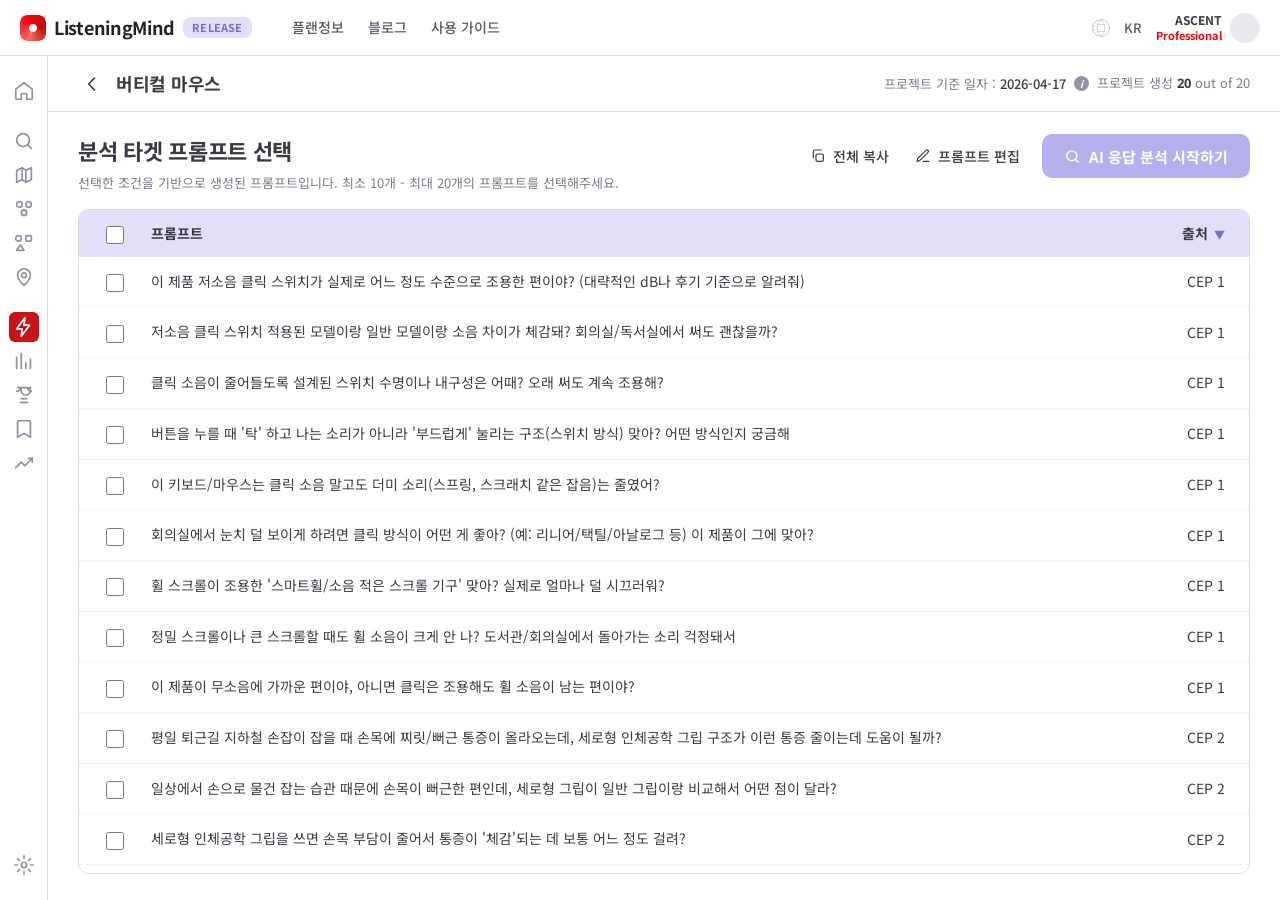
<file: select-prompt-0703.html>
<!doctype html>
<html lang="ko">
  <head>
    <meta charset="UTF-8" />
    <meta name="viewport" content="width=device-width, initial-scale=1.0" />
    <title>Select Prompt — 분석 타겟 프롬프트 선택</title>
    <link rel="preconnect" href="https://fonts.googleapis.com" />
    <link rel="preconnect" href="https://fonts.gstatic.com" crossorigin />
    <link
      href="https://fonts.googleapis.com/css2?family=Noto+Sans+KR:wght@400;500;700&family=Noto+Sans:wght@400;500;700&display=swap"
      rel="stylesheet"
    />
    <link rel="stylesheet" href="assets/lm-theme.css" />
    <script defer src="assets/lm-chrome.js"></script>
    <style>
      :root {
        --ink: #3d3a46;
        --line: #dad7e0;
        --line-soft: #eae8ee;
        --line-hair: #eef0f2;
        --muted: #7f7a8d;
        --muted2: #9691a2;
        --bg: #ffffff;
        --hover: #fbfafb;
        --grp: #f6f5f8;
        --lav: #e2e0f8; /* secondary-lighter (테이블 헤더) */
        --accent: #786ebe;
        --accent-light: #b6b1ee;
        --accent-dark: #5e2cc9;
      }
      * {
        box-sizing: border-box;
      }
      html,
      body {
        margin: 0;
        padding: 0;
      }
      body {
        background: var(--bg);
        color: var(--ink);
        font-family:
          "Noto Sans KR",
          "Noto Sans",
          system-ui,
          -apple-system,
          sans-serif;
        font-size: 13px;
        line-height: 1.5;
        -webkit-font-smoothing: antialiased;
      }
      .num,
      .en {
        font-family: "Noto Sans", "Noto Sans KR", sans-serif;
      }
      button {
        font-family: inherit;
        cursor: pointer;
      }
      .hidden {
        display: none !important;
      }

      /* ── 페이지 셸 ── */
      .page {
        display: flex;
        flex-direction: column;
        height: calc(100vh - 56px); /* 앱 헤더 56px 제외 */
        min-height: 0;
      }

      /* ── 프로젝트 서브헤더 바 ── */
      .subbar {
        flex: none;
        height: 56px;
        display: flex;
        align-items: center;
        justify-content: space-between;
        padding: 0 30px;
        border-bottom: 1px solid var(--line);
      }
      .subbar-l {
        display: flex;
        align-items: center;
        gap: 10px;
      }
      .subbar .back {
        border: none;
        background: none;
        color: var(--ink);
        display: inline-flex;
        align-items: center;
        justify-content: center;
        padding: 4px;
        border-radius: 6px;
      }
      .subbar .back:hover {
        background: var(--line-soft);
      }
      .subbar .proj {
        font-size: 18px;
        font-weight: 700;
        letter-spacing: -0.3px;
      }
      .subbar-r {
        display: flex;
        align-items: center;
        gap: 8px;
        font-size: 13px;
        color: var(--muted);
      }
      .subbar-r b {
        color: var(--ink);
        font-weight: 500;
      }
      .subbar-r .sep {
        color: var(--line);
      }
      .subbar-r .info {
        width: 15px;
        height: 15px;
        border-radius: 50%;
        background: var(--muted2);
        color: #fff;
        font-size: 10px;
        font-weight: 700;
        display: inline-flex;
        align-items: center;
        justify-content: center;
        font-style: italic;
      }
      .subbar-r .quota b {
        font-family: "Noto Sans";
        font-weight: 700;
        color: var(--ink);
      }

      /* ── 본문 패딩 영역 ── */
      .body-pad {
        flex: 1;
        min-height: 0;
        display: flex;
        flex-direction: column;
        padding: 22px 30px 26px;
      }

      /* ── 타이틀 + 액션 ── */
      .titlebar {
        display: flex;
        align-items: flex-start;
        justify-content: space-between;
        gap: 20px;
        margin-bottom: 16px;
      }
      .titlebar .title {
        font-size: 22px;
        font-weight: 700;
        letter-spacing: -0.3px;
        margin: 0 0 6px;
      }
      .titlebar .subtitle {
        font-size: 13px;
        color: var(--muted);
        margin: 0;
      }
      .actions {
        display: flex;
        align-items: center;
        gap: 18px;
        flex: none;
      }
      .act {
        border: none;
        background: none;
        display: inline-flex;
        align-items: center;
        gap: 7px;
        font-size: 14px;
        font-weight: 500;
        color: var(--ink);
        padding: 8px 4px;
        white-space: nowrap;
      }
      .act:hover {
        color: var(--accent-dark);
      }
      .act svg {
        width: 16px;
        height: 16px;
      }
      .act.strong {
        font-weight: 700;
      }
      .edit-actions {
        display: flex;
        align-items: center;
        gap: 14px;
      }

      /* Start 버튼 + 툴팁 */
      .start-wrap {
        position: relative;
      }
      .btn-start {
        border: none;
        background: var(--accent);
        border-radius: 10px;
        padding: 0 22px;
        height: 44px;
        font-size: 15px;
        font-weight: 700;
        color: #fff;
        display: inline-flex;
        align-items: center;
        gap: 8px;
        white-space: nowrap;
      }
      .btn-start svg {
        width: 17px;
        height: 17px;
      }
      .btn-start:hover:not(:disabled) {
        background: var(--accent-dark);
      }
      .btn-start:disabled {
        background: var(--accent-light);
        cursor: not-allowed;
      }
      .start-wrap .tip {
        position: absolute;
        top: calc(100% + 9px);
        right: 0;
        background: #2f2c41;
        color: #fff;
        font-size: 12px;
        font-weight: 500;
        line-height: 1.45;
        padding: 9px 13px;
        border-radius: 8px;
        white-space: nowrap;
        box-shadow: 0 4px 14px rgba(47, 44, 65, 0.28);
        opacity: 0;
        visibility: hidden;
        transition: opacity 0.12s;
        z-index: 50;
      }
      .start-wrap .tip::before {
        content: "";
        position: absolute;
        bottom: 100%;
        right: 22px;
        border: 6px solid transparent;
        border-bottom-color: #2f2c41;
      }
      /* 비활성일 때만 호버 툴팁 노출 */
      .btn-start:disabled:hover + .tip {
        opacity: 1;
        visibility: visible;
      }

      /* ── 프롬프트 테이블 ── */
      .scroll-area {
        flex: 1;
        min-height: 0;
        overflow-y: auto;
        border: 1px solid var(--line);
        border-radius: 10px;
      }
      .ptbl {
        width: 100%;
        border-collapse: collapse;
        font-size: 14px;
        background: #fff;
      }
      .ptbl thead th {
        position: sticky;
        top: 0;
        z-index: 2;
        background: var(--lav);
        text-align: left;
        font-weight: 700;
        color: var(--ink);
        padding: 13px 20px;
        font-size: 14px;
        white-space: nowrap;
      }
      .ptbl th.chk,
      .ptbl td.chk {
        width: 52px;
        text-align: center;
        padding-left: 20px;
        padding-right: 0;
      }
      .ptbl th.src,
      .ptbl td.src {
        width: 210px;
        text-align: right;
        padding-right: 24px;
        color: var(--ink);
        white-space: nowrap;
      }
      .ptbl th.src {
        cursor: pointer;
        user-select: none;
      }
      .ptbl th.src .caret {
        color: var(--accent);
        font-size: 11px;
        margin-left: 2px;
      }
      .ptbl th .cnt {
        font-family: "Noto Sans";
        font-weight: 700;
        color: var(--accent-dark);
        margin-left: 8px;
      }
      .ptbl tbody td {
        padding: 13px 20px;
        border-bottom: 1px solid var(--line-hair);
        vertical-align: middle;
        color: var(--ink);
      }
      .ptbl tbody tr:last-child td {
        border-bottom: none;
      }
      .ptbl tbody tr:hover {
        background: var(--hover);
      }
      .ptbl td.pcell {
        line-height: 1.55;
      }
      .ptbl td.pcell .ptxt {
        vertical-align: middle;
      }
      .row-copy {
        border: none;
        background: none;
        color: var(--muted2);
        margin-left: 8px;
        padding: 2px;
        vertical-align: middle;
        opacity: 0;
        transition: opacity 0.1s;
        position: relative;
      }
      .ptbl tbody tr:hover .row-copy {
        opacity: 1;
      }
      .row-copy:hover {
        color: var(--accent-dark);
      }
      .row-copy svg {
        width: 15px;
        height: 15px;
      }
      /* 편집 모드 인풋 */
      .p-edit {
        width: 100%;
        font-family: inherit;
        font-size: 14px;
        color: var(--ink);
        border: 1px solid var(--line);
        border-radius: 8px;
        padding: 9px 12px;
        background: #fff;
      }
      .p-edit:focus {
        outline: none;
        border-color: var(--accent);
      }

      /* checkbox */
      input[type="checkbox"] {
        width: 18px;
        height: 18px;
        accent-color: var(--accent-dark);
        cursor: pointer;
        margin: 0;
        vertical-align: middle;
      }

      ::-webkit-scrollbar {
        width: 10px;
        height: 10px;
      }
      ::-webkit-scrollbar-thumb {
        background: var(--line-soft);
        border-radius: 8px;
      }
      ::-webkit-scrollbar-track {
        background: transparent;
      }

      /* ── 모달 (알럿 + 분석 확인) ── */
      .modal-overlay {
        position: fixed;
        inset: 0;
        background: rgba(26, 26, 26, 0.32);
        display: none;
        align-items: center;
        justify-content: center;
        z-index: 200;
      }
      .modal-overlay.show {
        display: flex;
      }
      .modal {
        background: #fff;
        border-radius: 10px;
        min-width: 320px;
        max-width: 420px;
        box-shadow: 0 10px 34px rgba(0, 0, 0, 0.18);
        overflow: hidden;
      }
      .modal-confirm {
        width: 540px;
        max-width: 90vw;
      }
      .modal-title {
        font-size: 15px;
        font-weight: 700;
        color: var(--ink);
        padding: 18px 22px 0;
      }
      .modal-msg {
        margin: 0;
        padding: 20px 22px 22px;
        font-size: 14px;
        color: var(--ink);
        line-height: 1.6;
        text-align: center;
      }
      .modal-lead {
        margin: 0;
        padding: 10px 22px 14px;
        font-size: 14px;
        color: var(--ink);
      }
      .modal-lead b {
        font-family: "Noto Sans";
        font-weight: 700;
      }
      .confirm-list {
        margin: 0 22px 4px;
        padding: 14px 18px 14px 34px;
        border: 1px solid var(--line);
        border-radius: 8px;
        max-height: 320px;
        overflow-y: auto;
        font-size: 13.5px;
        line-height: 1.55;
        color: var(--ink);
      }
      .confirm-list li {
        margin-bottom: 12px;
        padding-left: 4px;
      }
      .confirm-list li:last-child {
        margin-bottom: 0;
      }
      .modal-foot {
        display: flex;
        justify-content: center;
        gap: 10px;
        padding: 18px 12px 20px;
      }
      .btn-ghost,
      .btn-primary {
        border: none;
        border-radius: 8px;
        padding: 10px 26px;
        font-size: 13px;
        font-weight: 700;
      }
      .btn-ghost {
        background: var(--line-soft);
        color: var(--muted);
      }
      .btn-ghost:hover {
        background: var(--line);
        color: var(--ink);
      }
      .btn-primary {
        background: var(--accent);
        color: #fff;
      }
      .btn-primary:hover {
        background: var(--accent-dark);
      }
    </style>
  </head>
  <body data-lm-active="aioptimizer">
    <div class="page">
      <!-- 프로젝트 서브헤더 바 -->
      <div class="subbar">
        <div class="subbar-l">
          <button class="back" title="뒤로">
            <svg viewBox="0 0 24 24" fill="none" stroke="currentColor" stroke-width="2" stroke-linecap="round" stroke-linejoin="round" width="20" height="20"><path d="M15 5l-7 7 7 7" /></svg>
          </button>
          <span class="proj">버티컬 마우스</span>
        </div>
        <div class="subbar-r">
          <span>프로젝트 기준 일자 : <b>2026-04-17</b></span>
          <span class="info">i</span>
          <span class="quota">프로젝트 생성 <b>20</b> out of 20</span>
        </div>
      </div>

      <!-- 본문 -->
      <div class="body-pad">
        <div class="titlebar">
          <div class="titlebar-l">
            <h1 class="title">분석 타겟 프롬프트 선택</h1>
            <p class="subtitle">
              선택한 조건을 기반으로 생성된 프롬프트입니다. 최소 10개 - 최대
              20개의 프롬프트를 선택해주세요.
            </p>
          </div>
          <div class="actions">
            <button class="act" id="btnCopyAll">
              <svg viewBox="0 0 24 24" fill="none" stroke="currentColor" stroke-width="1.8" stroke-linecap="round" stroke-linejoin="round"><rect x="9" y="9" width="11" height="11" rx="2" /><path d="M5 15V5a2 2 0 0 1 2-2h10" /></svg>
              전체 복사
            </button>
            <button class="act" id="btnEdit">
              <svg viewBox="0 0 24 24" fill="none" stroke="currentColor" stroke-width="1.8" stroke-linecap="round" stroke-linejoin="round"><path d="M12 20h9" /><path d="M16.5 3.5a2.1 2.1 0 0 1 3 3L7 19l-4 1 1-4z" /></svg>
              프롬프트 편집
            </button>
            <div class="edit-actions hidden" id="editActions">
              <button class="act" id="btnEditCancel">취소</button>
              <button class="act strong" id="btnEditSave">저장</button>
            </div>
            <div class="start-wrap">
              <button class="btn-start" id="btnStart" disabled>
                <svg viewBox="0 0 24 24" fill="none" stroke="currentColor" stroke-width="2" stroke-linecap="round" stroke-linejoin="round"><circle cx="11" cy="11" r="7" /><path d="M20 20l-3.5-3.5" /></svg>
                AI 응답 분석 시작하기
              </button>
              <div class="tip">
                프롬프트를 10개 이상 선택하면<br />AI 응답 분석을 시작할 수
                있습니다.
              </div>
            </div>
          </div>
        </div>

        <div class="scroll-area">
          <table class="ptbl">
            <thead>
              <tr>
                <th class="chk"><input type="checkbox" id="allBox" /></th>
                <th class="pcol">프롬프트 <span class="cnt" id="selBadge"></span></th>
                <th class="src" id="srcSort">출처 <span class="caret">▼</span></th>
              </tr>
            </thead>
            <tbody id="allBody"></tbody>
          </table>
        </div>
      </div>
    </div>

    <!-- 알럿 모달 (프로젝트 showAlert 대응) -->
    <div class="modal-overlay" id="modalOverlay">
      <div class="modal" role="alertdialog" aria-modal="true">
        <div class="modal-title">알림</div>
        <p class="modal-msg" id="modalMsg"></p>
        <div class="modal-foot">
          <button class="btn-ghost" id="modalCancel">취소</button>
          <button class="btn-primary" id="modalOk">확인</button>
        </div>
      </div>
    </div>

    <!-- AI 응답 분석 전 최종 확인 모달 -->
    <div class="modal-overlay" id="confirmOverlay">
      <div class="modal modal-confirm" role="dialog" aria-modal="true">
        <div class="modal-title">AI 응답 분석 시작하기</div>
        <p class="modal-lead"><b id="confirmCount">0</b> 개의 프롬프트로 AI에 질의합니다.</p>
        <ol class="confirm-list" id="confirmList"></ol>
        <div class="modal-foot">
          <button class="btn-ghost" id="confirmCancel">취소</button>
          <button class="btn-primary" id="confirmGo">분석</button>
        </div>
      </div>
    </div>

    <script>
      /* ═══════════════ DATA — prompt.md 실측 (20 CEP × 9 prompt = 180) ═══════════════ */
      const CEPS = [
        {
          no: 1,
          volume: 1219,
          prompts: [
            "이 제품 저소음 클릭 스위치가 실제로 어느 정도 수준으로 조용한 편이야? (대략적인 dB나 후기 기준으로 알려줘)",
            "저소음 클릭 스위치 적용된 모델이랑 일반 모델이랑 소음 차이가 체감돼? 회의실/독서실에서 써도 괜찮을까?",
            "클릭 소음이 줄어들도록 설계된 스위치 수명이나 내구성은 어때? 오래 써도 계속 조용해?",
            "버튼을 누를 때 '탁' 하고 나는 소리가 아니라 '부드럽게' 눌리는 구조(스위치 방식) 맞아? 어떤 방식인지 궁금해",
            "이 키보드/마우스는 클릭 소음 말고도 더미 소리(스프링, 스크래치 같은 잡음)는 줄였어?",
            "회의실에서 눈치 덜 보이게 하려면 클릭 방식이 어떤 게 좋아? (예: 리니어/택틸/아날로그 등) 이 제품이 그에 맞아?",
            "휠 스크롤이 조용한 '스마트휠/소음 적은 스크롤 기구' 맞아? 실제로 얼마나 덜 시끄러워?",
            "정밀 스크롤이나 큰 스크롤할 때도 휠 소음이 크게 안 나? 도서관/회의실에서 돌아가는 소리 걱정돼서",
            "이 제품이 무소음에 가까운 편이야, 아니면 클릭은 조용해도 휠 소음이 남는 편이야?",
          ],
        },
        {
          no: 2,
          volume: 541,
          prompts: [
            "평일 퇴근길 지하철 손잡이 잡을 때 손목에 찌릿/뻐근 통증이 올라오는데, 세로형 인체공학 그립 구조가 이런 통증 줄이는데 도움이 될까?",
            "일상에서 손으로 물건 잡는 습관 때문에 손목이 뻐근한 편인데, 세로형 그립이 일반 그립이랑 비교해서 어떤 점이 달라?",
            "세로형 인체공학 그립을 쓰면 손목 부담이 줄어서 통증이 '체감'되는 데 보통 어느 정도 걸려?",
            "손 크기별 그립 핏 때문에 고민 중인데, 내 손에 맞는 사이즈를 어떻게 고르면 좋아?",
            "장갑은 S/M 중 뭐가 잘 맞는데, 그립도 비슷하게 고르면 될까? 손 치수 기준으로 추천해줄 수 있어?",
            "손목 통증이 있는 사람은 세로형 그립을 고를 때 사이즈를 작게/크게 잡는 게 유리한지, 안전한 범위가 있을까?",
            "손목 지지에 유리한 폼(높이/전면 경사) 차이가 실제로 통증 완화에 영향 있어?",
            "그립 높이랑 전면 경사를 어떤 조합으로 선택해야 손목이 덜 꺾이고 덜 아플까?",
            "다음 주까지 써보고 체감할 수 있게 고르려면, 폼 높이/전면 경사 스펙에서 뭐를 우선순위로 보면 돼?",
          ],
        },
        {
          no: 3,
          volume: 439,
          prompts: [
            "어르고노믹 키보드 틴팅(각도) 세팅 맞출 때, 손목 각도도 같이 자연스럽게 맞추는 기준이 뭐야?",
            "손목 긴장 줄이려면 키보드 각도(틸팅)랑 손목 각도를 어떤 식으로 같이 조절하면 좋아?",
            "내가 편한 손목 각도 기준으로 키보드 틴팅/각도를 잡는 방법이랑 추천 세팅 범위 알려줄 수 있어?",
            "마우스는 하우징 기울기나 전면 경사(앞쪽이 올라가는 각도)로 손목 각도가 얼마나 달라져? 어떤 각도로 맞추는 게 좋아?",
            "키보드 각도에 맞춰 마우스 손목 각도까지 같이 맞출 때, 책상/마우스 위치는 어떻게 잡아야 해?",
            "마우스 각도 조절되는 제품을 고를 때 '손목 각도 기준'으로 봐야 할 스펙이나 체크포인트가 뭐야?",
            "키보드 틴팅 세팅에 맞춰 위치를 잡기 쉽게 해주는 마우스 하부 높이/바닥 면 구조는 어떤 게 편해?",
            "마우스 바닥 면(높이, 기울기, 스탠드 구조) 차이가 그립감이랑 자세 안정감에 어떤 영향을 줘?",
            "어르고노믹 그립을 유지하려면 손가락/엄지 지지 형태(버튼 배치 포함)를 어떤 스타일로 선택하는 게 좋아?",
          ],
        },
        {
          no: 4,
          volume: 433,
          prompts: [
            "집 노트북과 회사 노트북을 번갈아 쓸 건데, 블루투스랑 USB 동글(수신기)을 동시에 지원하는 마우스 추천해줄 수 있어?",
            "듀얼 연결(블루투스 + 2.4GHz 동글) 되는 무선 마우스를 찾고 있는데, PC/노트북 환경에서 멀티페어링 방식이 어떻게 동작하는지 설명해줘.",
            "여러 기기 동시에 연결해두고 전환하는 기능이 있는지(블루투스+동글 조합 포함) 확인할 수 있는 체크리스트 만들어줄래?",
            "노트북 두 대를 번갈아 쓸 때 버튼 한 번으로 바로 전환되는 듀얼 무선/페어링 구조가 어떤 모델들이 좋은 편이야?",
            "'채널 전환 버튼'이 실제로 얼마나 빨리 바뀌는지(집-회사 반복 사용 기준) 비교할 만한 기준이 있을까?",
            "페어링을 자꾸 다시 안 하게 해주는 방식(예: 버튼으로 프로필 고정, 자동 재연결)이 어떤 마우스에서 잘 되는지 알려줘.",
            "2.4GHz(동글)랑 블루투스 중에서 집/회사에서 끊김이 덜한 쪽이 뭐야? 어떤 프로토콜/전송 방식이 안정에 유리해?",
            "무선 끊김 줄이려고 보면 좋은 기술(폴링레이트, 로우턴치, 센서/전송 설계 등)이 뭐가 있는지 추천 기준으로 정리해줄래?",
            "회의실/사무실처럼 무선 간섭 많은 환경에서 안정적으로 쓰려면 어떤 스펙(무선 프로토콜, 듀얼 모드, 전력관리 등)을 우선 보면 돼?",
          ],
        },
        {
          no: 5,
          volume: 348,
          prompts: [
            "집에서 타이핑할 때 손목이 쉽게 피곤해지는데, 손목 부담 줄이는 인체공학 그립(높이/경사/손가락 받침) 있는 키보드나 마우스 추천해줘?",
            "재택하면서 하루 종일 입력기 쓰면 자세가 무너지는 느낌인데, 내 자세 교정에 도움 되는 인체공학 제품 선택 기준이 뭐야?",
            "손가락 받침이나 각도 조절이 되는 제품이 실제로 장시간 사용 피로를 얼마나 줄여주는지 비교해줄 수 있어?",
            "유선 때문에 동선이 계속 방해받는 편인데, 블루투스 vs 무선 동글(2.4G) 어떤 게 재택 업무에 더 안정적이야?",
            "무선 입력기로 장시간 쓰면 지연(렉)이나 끊김이 자주 생겨? 내가 쓰는 환경(집 와이파이, 업무시간) 기준으로 골라줘.",
            "동글/블루투스 무선 제품을 쓰면서도 배터리나 연결 관리가 편한 모델을 찾고 있는데, 어떤 기능을 봐야 해?",
            "장시간 사용하는 사람 기준으로 배터리 관리 편한 충전 방식(USB-C, 충전 거치, 배터리 교체 등) 뭐가 제일 좋아?",
            "배터리 잔량 표시나 배터리 상태 확인이 잘 되는 제품만 골라서 추천해줄 수 있어?",
            "무선 키보드/마우스가 배터리 때문에 불편해지지 않게 쓰는 전원 설정(절전/자동 대기/전원 버튼) 추천해줄래?",
          ],
        },
        {
          no: 6,
          volume: 307,
          prompts: [
            "알리 할인 구간에서 부담 없이 '찍먹'용으로 살 만한 그립감 좋은 무선 마우스 추천해줘? (서브가 메인으로 바뀔 정도로)",
            "저소음 체감이 좋아지는 그립감/표면 재질(미끄럼 방지 코팅) 차이가 실제로 크면 뭐가 다른지, 구매 전에 확인할 포인트 알려줘.",
            "내가 주로 쓰는 손 크기(대략)랑 손가락/팜그립 성향에 맞춰 그립감 좋은 모델 고르는 방법이 있을까?",
            "저소음 클릭 스위치(버튼 구조 포함)에서 소음이 확 줄어드는지, 실제 후기에서 흔히 보이는 기준이 뭐야?",
            "저소음 마우스 찾는데 '클릭 소리' 말고도 소음 체감(키감/바닥 충돌음/더블클릭) 줄이는 설계가 따로 있어?",
            "클릭이 조용한데도 답답하지 않게 쓰려면(압력, 스트로크, 반응속도) 어떤 스펙/표현을 봐야 해?",
            "서브로 쓰기 쉬운 무선 구성은 보통 뭐가 더 편해? 동글 포함 여부 기준으로 추천해줘.",
            "동글(USB 수신기) 포함 vs 미포함 차이가 실제 사용에서 얼마나 커? 노트북/PC 환경별로 뭐가 유리해?",
            "초간단 세팅(연결-배터리-전원관리) 기준으로 알리에서 사기 좋게 '동글 포함' 제품 골라주는 체크리스트 만들어줄래?",
          ],
        },
        {
          no: 7,
          volume: 296,
          prompts: [
            "손가락 4~5번 쪽이 자꾸 꼬이거나 눌리는 느낌이면, 버튼 위치를 어떻게 골라야 덜 간섭돼?",
            "쿠션형 그립이나 인체공학 폼팩터가 손가락 압박을 줄이는 데 실제로 효과 있어? 추천 기준이 뭐야?",
            "내가 손가락 4~5번을 특히 많이 쓰는 편인데, 옆면 간섭 줄이려면 어떤 형태(버튼/사이드 디자인)를 봐야 해?",
            "손 크기가 중간인데 '대/소 핏'이랑 세로 높이(그립 높이)가 체감 차이가 큰 편이야?",
            "손가락 4~5번이 닿는 부분이 너무 뜨거나 눌리면, 전면 폭(폭이 좁은/넓은)부터 재선택하는 게 맞을까?",
            "사이즈가 애매할 때는 높이(세로형) vs 앞 폭(전면 폭) 중 뭘 우선으로 맞추는 게 좋아?",
            "마우스 하우징 기울기나 곡선 형태 때문에 손목/팔 각도가 달라질 수 있어? 그 차이를 어떻게 확인해?",
            "손목을 덜 꺾고 싶다면, 어떤 그립(클로/팜/핑거)에서 하우징 각도 모델이 더 맞아?",
            "손가락 꼬임이 심한 사람은 대체로 하우징이 더 각져야 해, 아니면 완만해야 해?",
          ],
        },
        {
          no: 8,
          volume: 191,
          prompts: [
            "웹툰/웹서핑만 가볍게 해도 손목이 먼저 아픈데, 손가락·버튼 위치가 원인일 수 있어? 어떻게 점검해야 해?",
            "손가락 위치를 고려한 키보드/마우스 버튼 배치 간격이 통증에 영향을 주는지 실제로 알려줄 수 있어?",
            "버튼 사이 간격 때문에 엄지·손가락이 과하게 뻗는 느낌이면, 어떤 레이아웃(배치/간격)을 찾는 게 좋을까?",
            "엄지 그립을 받쳐주는 측면 곡률이나 홈 구조가 손목/손가락 통증 줄이는 데 도움이 돼?",
            "내가 쓰는 마우스/키보드에서 엄지 그립이 불편한데, 측면 곡률·그립 홈이 있는 제품을 어떻게 고르면 좋을까?",
            "엄지 받침이 있는 입력장치가 나한테 맞는지 매장에서 어떻게 테스트하면 돼? 어떤 각도/자세로 확인해야 해?",
            "클릭 저항감이나 버튼 응답 속도(딸깍/부드러움)가 통증에 영향을 줄 수 있어?",
            "처음 적응할 때 손에 무리가 덜 가게 하려면 클릭감/휠 조작성은 어떤 타입이 좋아?",
            "손목이 시큰한 상태에서 써도 괜찮게 시작하려면, 버튼 저항감이 너무 강하지 않은 제품과 휠 감각을 어떻게 골라야 해?",
          ],
        },
        {
          no: 9,
          volume: 79,
          prompts: [
            "무선 마우스 배터리 잔량이 눈에 잘 보이게 알려주는 모델 추천해줄 수 있어?",
            "배터리 부족하면 바로 경고해주거나 잔량 표시가 정확한 무선 마우스는 뭐가 좋아?",
            "여러 기기(노트북/태블릿) 동시에 쓰면서 배터리 잔량 확인하기 편한 무선 마우스 있어?",
            "한 번 충전하면 오래 가는 무선 마우스(배터리 효율 좋은 제품) 어떤 게 있어?",
            "배터리 방전 불안을 줄이려면 전력 효율 설계가 좋은 무선 마우스 특징이 뭐야?",
            "충전 주기를 최대한 늘려서 오래 쓰는 데 유리한 무선 마우스 추천해줘.",
            "충전 포트가 편한 무선 마우스(USB-C 같은 범용) 어떤 제품이 있어?",
            "충전 케이블/포트 때문에 스트레스 덜 받는 무선 마우스 고르는 팁 있어?",
            "무선 마우스 충전 방식이 편한 제품 중에서 '충전만 하면 바로 쓰기 좋은' 모델 추천해줘.",
          ],
        },
        {
          no: 10,
          volume: 78,
          prompts: [
            "버티컬 마우스로 손목은 편한데 게임 조작이 어렵더라—사무용으로 바꿔도 체감 커서 정확도는 괜찮을까?",
            "고정밀 센서 성능에서 '최대 DPI' 말고 체감 커서 정확도에 실제로 영향을 주는 요소(센서 등급/트래킹/가속 보정 등)는 뭐야?",
            "내가 쓰는 패드/장판에서 센서가 잘 먹는지(슬립/프리징/오차) 확인하려면 어떤 기준이나 테스트가 필요해?",
            "버튼 반응성에서 클릭 딜레이나 더블클릭 민감도 같은 게 정밀 작업에 영향을 크게 줘? 어떻게 확인해?",
            "마우스 좌우 클릭/휠/사이드 버튼 각각의 '누름 감'(작동점, 힘, 스위치 품질)이 어떤 차이를 만들지 궁금해.",
            "정밀 제어가 필요한 업무(엑셀, 포토샵, 그래픽)에서 버튼 반응성이 좋은 제품 고르는 방법이 있을까?",
            "사무용으로 세밀 조작을 하려면 내 손 크기 기준으로 마우스 크기/높이(그립 높이)가 얼마나 중요해?",
            "팜그립/클로그립/핑거팁에 따라 추천 그립 핏이 달라? 내 그립이 뭐인지 확인하는 방법도 알려줘.",
            "세밀 제어가 편한 높이·무게 중심(센터) 기준이 있을까? 손목 편하되 손가락 피로 안 생기게 고르는 팁 부탁해.",
          ],
        },
        {
          no: 11,
          volume: 2354,
          prompts: [
            "여행용으로 휴대하기 편한 '케이블 없는' 무선 기기 추천해줄 수 있어? USB 케이블 필요 없는 제품들로!",
            "작은 본체 크기랑 경량 설계가 좋은 무선 장비 뭐가 있을까? 가방에 넣기 좋게 콤팩트한 것 위주로 추천해줘.",
            "이동 중 케이블 엉킴/스트레스 줄이려면 무선 장비 중에 어떤 모델이 실제로 편해? 사용 팁도 같이 알려줘.",
            "여행 가면 바로 쓸 수 있게 세팅 난이도 낮은 무선 제품이 뭐가 있어? 연결이 간단한 걸로!",
            "휴대 부피랑 무게 줄이려면 어떤 무선 기기 조합이 좋아? 작은 본체 + 간편 설정 위주로 추천해줘.",
            "복잡한 설정 없이 이동 중 바로 작동하는 무선 제품 찾고 있어. 어떤 제품들이 사용이 편할까?",
            "수납 파우치/케이스 같이 들어있는 무선 제품이 있어? 여행 중 충격이나 스크래치 보호되는 구성 위주로 추천해줘.",
            "여행 중에 본체랑 액세서리까지 깔끔하게 보관하려면 케이스/파우치 포함 제품을 어떤 기준으로 골라야 해?",
            "휴대용 보호 케이스가 잘 되어있는 무선 장비 추천해줘! 가방에 넣어도 안 망가지는 제품이 있으면 좋겠어.",
          ],
        },
        {
          no: 12,
          volume: 386,
          prompts: [
            "그래픽 작업에서 커서가 미세하게 틀어지는 걸 줄이려면 최대 DPI 4000(또는 400~4000) 지원되는 마우스가 꼭 필요해? 어느 정도면 충분해?",
            "고정밀 센서 + 높은 DPI(예: 400~4,000) 조합이 드래그 정밀도에 실제로 차이를 만들까? 체감 기준이 있어?",
            "4,000 DPI까지 지원하는 모델 vs 더 낮은 DPI 모델 중에, 정렬 선 미세 조작에는 뭐가 더 유리해?",
            "정밀 트래킹(커서 정렬/스무딩에 유리한 센서 성능)에서 '진짜 좋은 센서' 고르는 방법이 있어? 스펙에서 뭘 보면 돼?",
            "표면(데스크/패드) 바뀔 때 커서 궤적이 튀는 현상 줄이려면 센서 성능이나 트래킹 관련해서 뭐가 중요해?",
            "드래그 중 커서가 갑자기 튀거나 반응이 늦는 문제를 센서/폴링/가속 설정으로 얼마나 줄일 수 있어? 체크리스트 알려줘.",
            "스무딩이나 가속(윈도우/마우스 드라이버) 설정이 그래픽 작업 속도에 영향을 크게 줘? 추천 설정이 있어?",
            "스크롤 휠 반응성(부드럽게 vs 툭툭)과 버튼 조작감 때문에 업무 속도가 달라져? 어떤 스펙/후기가 중요해?",
            "정밀 작업할 때 드래그 중 옆 버튼/휠 클릭이 자주 필요한데, 버튼 키감 좋은 제품 기준이 뭐야?",
          ],
        },
        {
          no: 13,
          volume: 204,
          prompts: [
            "집에서 아이 온라인 수업 할 때 다른 가족이 장비를 만져도 설정이 쉽게 안 바뀌게 하려면, 바로 동작 가능한 간편 초기 설정이 있는 제품이 뭐가 좋아?",
            "기본 페어링만 하고 나면 바로 수업에 쓸 수 있게 '첫 동작이 단순한' 모델을 추천해줄 수 있어? (설정 실수 거의 없게)",
            "가족이 같이 써도 내가 해둔 설정을 바로 인식하고 유지되는 방식(전용 모드/잠금 등) 있는지 확인하는 체크리스트 알려줘.",
            "버튼이 자주 눌릴까 봐 걱정인데, 엄지로 쓰는 주요 버튼 위치가 안정적으로 잡히도록 설계된 제품은 어떤 게 있어?",
            "가족이 실수로 누르지 않게 버튼 배치나 오작동 방지(잠금/확인 단계)가 잘 되는지, 어떤 기능을 보면 바로 알 수 있을까?",
            "아이랑 같이 쓰는데 '오조작 방지'에 강한 버튼 구조/조작 흐름(되돌리기 쉬운지, 실수 시 롤백 가능한지) 설명해줄래?",
            "소프트웨어 앱에 덜 의존하고도 기본 동작이 바로 되는(설치/업데이트 덜 필요한) 제품 기준으로 뭐를 봐야 해?",
            "앱이 없어도 바로 사용할 수 있는 기본 동작(예: 즉시 페어링 후 인식, 제스처/버튼 단독 동작)이 되는지 어떻게 확인해?",
            "설정 변경 리스크를 최소화하려면, 기본 동작을 '물리 버튼 중심'으로 설계한 제품이 유리한지 비교해주고 추천해줘.",
          ],
        },
        {
          no: 14,
          volume: 173,
          prompts: [
            "회사 보안 정책 때문에 드라이버 설치 권한이 막혔을 때, 관리자 권한 없이도 바로 인식되는 플러그앤플레이 마우스 추천해줘?",
            "외부에서 장치 드라이버를 설치할 수 없는데도, 설치 절차 없이 당장 업무에 쓸 수 있는 입력장치(마우스/키보드)가 있을까?",
            "윈도우에서 관리자 권한이나 드라이버 없이도 동작하는지(설치 없이 인식되는지) 확인하는 방법이랑 제품 예시 같이 알려줘.",
            "온보드 프로파일(내장 메모리) 지원돼서 회사 PC에서도 기본 설정이 그대로 유지되는 마우스가 있을까?",
            "회사마다 설정이 자꾸 초기화되는데, 내장 메모리로 감도/버튼 매핑이 저장돼서 바꿔 써도 유지되는 제품 있을지 궁금해.",
            "기본 세팅을 PC 교체나 보안 제한 상황에서도 유지하려면 온보드 메모리 방식이 꼭 필요해? 어떤 스펙을 봐야 해?",
            "회사 보안 정책과 충돌을 최소화하면서, 관리자 권한 없이 연결 가능한 방식(블루투스/USB 동글) 중 뭐가 더 안전하고 편해?",
            "블루투스나 USB 동글로 관리자 권한 없이 바로 연결되는 마우스 추천해줄 수 있어?",
            "USB 동글 쓰면 드라이버 설치 없이도 인식될 가능성이 높아? 블루투스 vs USB 동글 각각 장단점이랑 추천 제품 알려줘.",
          ],
        },
        {
          no: 15,
          volume: 154,
          prompts: [
            "회사에서 쓰는 회의실 PC랑 동시에 연결해야 하는데, 여러 OS/환경에서도 바로 되는 범용 블루투스/동글 제품 추천해줄 수 있어?",
            "윈도우/맥/가끔 리눅스 환경에서도 끊김 없이 기본 인식되는 연결 방식(동글/블루투스) 뭐가 제일 안전해?",
            "회의실 PC마다 환경이 달라도 처음부터 호환 잘 되는 제품을 고르는 체크리스트(지원 OS, 드라이버 필요 여부) 알려줘!",
            "블루투스 연결할 때 페어링 과정 길지 않고, 켜자마자 바로 인식되는 모델이 뭐가 있어?",
            "동글 방식이랑 블루투스 방식 중에서 업무 중 입력 불확실성(연결 끊김/지연) 덜한 건 어느 쪽이야?",
            "여러 사람과 번갈아 쓰는 상황에서 '즉시 연결/자동 인식' 잘 되는 제품과 이유를 비교해줄 수 있어?",
            "처음 써도 바로 세팅되는 온보드 프로파일(기본 설정) 지원되는 키보드/마우스/이어폰 같은 제품 추천해줘?",
            "온보드 기본 프로파일이 있으면, PC 바꿔가며 써도 기능이 덜 흔들리는 편이야? 실제로 어떤 식으로 동작해?",
            "기본 프로파일만으로도 회의/업무용 단축키나 입력이 안정적으로 되는 제품 고르는 법(모델 스펙에서 봐야 할 것) 알려줘!",
          ],
        },
        {
          no: 16,
          volume: 122,
          prompts: [
            "공유오피스 책상 위에 올려도 튀지 않는 '중립적인' 디자인의 장비 추천해줄 수 있어? (색상/형태 위주로)",
            "강한 LED나 대형 로고처럼 민망한 포인트 없는 모델들 중에서, 테크 감성은 유지하면서 차분한 제품 뭐가 있을까?",
            "책상 위 인상만 놓고 봤을 때 무난한 외형 기준(예: 무채색, 심플 폼팩터, 로고 크기)은 어떤 게 있을까?",
            "무광/차분한 마감 소재(무광 플라스틱, 샌딩 메탈 등)로 만든 제품이 확실히 덜 번쩍이게 보일까? 추천해줘.",
            "지문 자국 덜 남고 매트하게 오래 유지되는 외장 마감 제품 고르는 법이 있어?",
            "사무공간에서 빛 반사 적은(반광/유광 회피) 제품들만 추려서 비교해줄 수 있어?",
            "게이밍처럼 보이는 요소(과도한 LED, 과장된 RGB, 과한 각진 라인, 큰 로고)를 최소화한 제품 예시로 몇 개 추천해줘.",
            "LED는 있어도 '눈에 띄지 않게' 설정 가능한 제품(밝기 조절/다색 모드 최소화/완전 끄기) 어떤 걸 보면 좋을까?",
            "회사 분위기에서 부담 없는 외관을 원할 때, 온라인에서 제품 사진으로 확인할 수 있는 체크리스트가 있을까?",
          ],
        },
        {
          no: 17,
          volume: 110,
          prompts: [
            "확장 허브 듀얼 모니터 책상인데 USB 포트가 부족해요—마우스/키보드용 초소형 USB 동글(수신기) 중에 점유 제일 적은 거 추천해줘?",
            "USB 수신기 연결이 안정적인 편인 초소형 동글 제품들 뭐가 있어요? 끊김이나 지연 적은 모델로 골라줘.",
            "동글 점유 최소 설계(진짜 작게 나온) 제품 고를 때 체크해야 할 스펙(크기/호환/전송거리) 뭐가 중요해요?",
            "USB 포트 더 안 쓰고 싶어서 블루투스로 바꾸려는데, 마우스/키보드 블루투스 지원 제품이 실제로 동글만큼 안정적일까요?",
            "블루투스 방식이면 듀얼 모니터 환경에서 절전/절전모드나 전송 지연 이슈가 있는지 확인해줄 수 있어요?",
            "블루투스 연결이랑 USB 동글 연결 중에 뭐가 더 실사용 만족도가 높을지(책상 상황 기준) 비교해줘.",
            "동글+블루투스 듀얼 연결 되는 제품 중에서, 여러 기기 전환(버튼으로 A/B 전환) 잘 되는 모델 추천해줘.",
            "듀얼 연결(동글+블루투스)에서 기기 전환할 때 연결 끊기거나 다시 페어링 필요한 경우가 있나요? 그런 제품 피하려면 어떻게 봐야 해요?",
            "동글로는 PC, 블루투스로는 노트북처럼 동시에 쓰고 싶어요—듀얼 연결+기기 전환 기능 있는지, 실제로 멀티페어링 되는지 알려줘.",
          ],
        },
        {
          no: 18,
          volume: 85,
          prompts: [
            "새로 받은 제품이 아직 손에 잘 안 맞아서 그립 피트(손가락/엄지 간격 같은 폼 팩터) 어떤 게 제일 적응 빨라?",
            "내 손이 작은 편인데 기본 그립 형태에서 엄지 간격이랑 버튼 위치가 중요한지, 어떤 모델/설계를 고르면 좋아?",
            "업무용으로 회의 중에 실수 안 하려면 손에 맞는 그립감 말고도 체크할 포인트(무게/위치감 등) 뭐가 있어?",
            "DPI 스위치처럼 감도 조절이 쉬운 버튼이 있으면 회의 중에도 바로 조절 가능해? 어떤 방식이 가장 편해?",
            "감도 단계(DPI 레벨) 몇 단계 정도면 며칠 안에 적응하기 좋을까? 레벨 수 추천해줘.",
            "커서가 튀거나 스크롤이 민감하게 느껴질 때, DPI/감도 버튼으로 바로 잡는 실전 설정 순서가 있을까?",
            "처음 쓰는 날 바로 쓸 수 있게 간단한 페어링 절차(블루투스/USB 등) 단계별로 알려줘.",
            "기본 설정만으로도 회의 발표 자료 넘기기 같은 작업이 가능하게 초기에 뭐부터 설정하면 좋아?",
            "처음 사용 혼란 줄이려고, 초기 세팅(버튼 매핑/기본 동작) 추천 조합이 있을까?",
          ],
        },
        {
          no: 19,
          volume: 74,
          prompts: [
            "출근길 대중교통에서 주머니/손 안에서 휴대폰을 빨리 조작할 때, 엄지로 버튼이 엉뚱하게 눌리지 않게 버튼 동선이 자연스럽게 설계된 케이스/필요한 액세서리 추천해줘?",
            "엄지 쪽 버튼 위치가 그립 잡는 동선이랑 잘 맞아서 스크롤/뒤로가기가 반복으로 눌리는 오작동을 줄여주는 제품 뭐가 있어?",
            "오작동을 방지하려면 버튼 주변에 어떤 구조(예: 돌출·가드·커버)가 있는 게 실제로 효과가 좋아?",
            "엄지 영역에 손가락 지지나 가이드가 있어서 잡는 자세가 안정되게 해주는 인체공학 그립 형태 제품 추천해줘?",
            "인체공학 그립 때문에 엄지로 버튼 누를 때 힘이 한쪽으로 쏠리지 않게 해주는 스마트폰 액세서리/케이스는 어떤 게 좋아?",
            "장시간 통근하면서 한 손으로 조작할 때 그립이 흔들리면 오작동이 늘거든, 손 지지/가이드 있는 제품 찾는 기준을 알려줘.",
            "버튼 기능을 잠그거나 설정에서 오작동을 차단할 수 있는 기능(예: 버튼 잠금, 단축키 비활성화)이 있는 모델 뭐가 있어?",
            "설정에서 오작동(스크롤 반복, 뒤로가기 반복)을 확실히 줄일 수 있는 방법이랑 제품/기능 조합 추천해줘?",
            "휴대폰을 들고 있을 때 실수 입력을 막는 잠금 기능이나 사용 중 제한 기능이 잘 동작하는지, 확인 포인트 체크리스트로 알려줘.",
          ],
        },
        {
          no: 20,
          volume: 38,
          prompts: [
            "카페에서 노트북 작업하다 자리 옮기는데, USB 수신기(동글) 분실 걱정 줄이려면 보관 전용 슬롯 있는 제품 뭐가 좋아?",
            "노트북용 무선 키보드/마우스 수신기 동글을 넣어둘 수납 공간이 확실한 모델 추천해줄 수 있어?",
            "수신기 분실 리스크가 낮은 보관 방식(동글 수납/고정)이 있는 제품만 골라서 비교해줄래?",
            "동글 없이도 블루투스로 바로 연결되는 무선 기기(키보드/마우스/트랙패드) 어떤 게 있어?",
            "블루투스 연결 방식이라 외부 이동할 때 수신기 없이도 편하게 쓸 수 있는 제품 추천해줘!",
            "동글 없이 블루투스로 사용할 때 연결 안정성(끊김/지연) 좋은 모델 기준으로 추천해줄 수 있어?",
            "무선 수신기 동글 제품이면 페어링이 얼마나 빨리 돼? 초간단 절차 설명해줄래?",
            "블루투스 모델은 연결이 처음 설정할 때부터 얼마나 빠르고 쉬워? 단계별로 알려줘!",
            "카페처럼 장소 자주 바꾸면서도 세팅 빨리 끝나게 해주는 간편 페어링 기능 있는 제품 뭐가 좋아?",
          ],
        },
      ];

      /* ═══════════════ 진입 화면 선택 IMPORT (analyze-entry 공유 바구니) ═══════════════ */
      /* analyze-entry 의 공유 바구니 [{source,label,prompts[]}] 를 받아, 각 아이템을      */
      /* pseudo-CEP 그룹으로 변환해 기존 렌더/바구니 로직을 그대로 재사용한다.                */
      /* 우선순위: aio_selection(신규 통일 스키마) → aio_geo_import(레거시 GEO 전용) fallback. */
      const GEO_LABEL = {}; // pseudo-CEP no → 그룹 라벨 (바구니 Topic 열 표시용)
      let GEO_MODE = false;

      /* 키워드 → 1hop 내 PAA(SERP 관련 질문) 보유 키워드들의 관련 질문 flatten.
   원천: prompt-detail/src/PAA(관련 질문 모음).md. 실서비스에선 이 자리에서 실시간 fetch. */
      const KEYWORD_PAA = {
        "버티컬 마우스": [
          // 버티컬
          "버티컬의 뜻?",
          "버티컬 마우스란?",
          "버티컬 매체란?",
          "손목에 좋은 마우스는 무엇인가요?",
          // 버티컬 뜻
          "버티컬 사업 뜻?",
          "버티컬 호라이즌 뜻?",
          "버티컬 미디어 뜻?",
          "버티컬 시음 뜻?",
          // 그립감 좋은 마우스
          "가장 좋은 마우스는 무엇인가요?",
          "추천하는 마우스 그립 테이프는 무엇인가요?",
          "손목에 좋은 마우스는 무엇인가요?",
          "가성비가 좋은 마우스는 무엇인가요?",
        ],
        "로지텍 리프트": [
          "로지텍 무선키보드 안될때?",
          "로지텍 버티컬 마우스는 어떻게 연결하나요?",
          "로지텍 키보드 수리 방법은 무엇인가요?",
          "로지텍 무선 키보드를 어떻게 연결하나요?",
        ],
        로지텍: [
          "로지텍 키보드 매크로 사용법?",
          "Logitech G512에서 게임 모드는 어떻게 켜나요?",
          "로지텍 키보드 G512 가격은 얼마인가요?",
          "로지텍 마우스 매크로를 반복 설정하려면 어떻게 해야 하나요?",
          "G703의 단점은 무엇인가요?",
          "G703과 G703 Hero의 차이점은 무엇인가요?",
          "로지텍 가장 좋은 마우스?",
          "G102 정품 가격은 얼마인가요?",
        ],
        "mx master": [
          // mx master 3s
          "MX Master 3와 3S의 차이점은 무엇인가요?",
          "MX Master 3S는 유선으로 사용할 수 있나요?",
          "MX Master 3S의 배터리 수명은 얼마나 되나요?",
          "로지텍 MX Master 3S의 단점은 무엇인가요?",
          // 로지텍 mx master 3s
          "MX MASTER 4의 가격은 얼마인가요?",
          "MX Master 3 3S 차이?",
          "MX Master 4의 출시일은 언제인가요?",
          "MX 마스터의 가격은 얼마인가요?",
          // mx master 3
          "MX Master 3와 3S의 차이점은 무엇인가요?",
          "MX 마스터 3의 가격은 얼마인가요?",
          "MX Master 3S의 기본 DPI는 얼마인가요?",
          "MX Master 4의 가격은 얼마인가요?",
          // mx master 5
          "MX MASTER 4의 가격은 얼마인가요?",
          "로지텍 MX MASTER 3S의 단점은 무엇인가요?",
          "사무용 마우스의 끝판왕은 무엇인가요?",
          "M720의 후속작은 무엇이 있나요?",
        ],
      };

      (function importSelection() {
        let raw = null;
        try {
          raw =
            sessionStorage.getItem("aio_selection") ||
            sessionStorage.getItem("aio_geo_import");
        } catch (e) {
          return;
        }
        if (!raw) return;
        let items;
        try {
          items = JSON.parse(raw);
        } catch (e) {
          return;
        }
        if (!Array.isArray(items) || items.length === 0) return;

        // 키워드 등 프롬프트가 비어 있는 아이템 seed용: 원본 데모 프롬프트 스냅샷(CEPS 비우기 전 확보).
        // (프로토타입 단순화 — 실서비스에선 이 자리에서 키워드의 SERP 관련질문을 fetch 한다.)
        const demoPool = CEPS.flatMap((c) => c.prompts);

        GEO_MODE = true;
        CEPS.length = 0; // 데모 CEP 데이터를 비우고 가져온 프롬프트로 교체
        let seq = 1000;
        // 관련질문(keyword) 소스는 프롬프트 텍스트 기준으로 하나의 그룹에 병합한다.
        // 같은 관련질문이 여러 키워드에서 나오면 출처에 그 키워드들이 모두 기록된다(중복 제거).
        const kwOrigin = new Map(); // 프롬프트 텍스트 → 추출 키워드 Set(삽입 순서 유지)
        items.forEach((it, ci) => {
          const source = it.source || "geo";
          // 라벨: 레거시 GEO "버티컬 마우스 · 클러스터 H · 26/07/07" → "클러스터 H". 그 외는 라벨 그대로.
          let label = it.label || "가져온 프롬프트";
          if (source === "geo") {
            const parts = String(label).split(" · ");
            if (parts.length >= 2) label = parts[parts.length - 2];
          }
          let prompts = Array.isArray(it.prompts) ? it.prompts.slice() : [];
          if (prompts.length === 0) {
            // 프롬프트 없는 소스(키워드 등) seed
            if (source === "keyword" && KEYWORD_PAA[label]) {
              // 키워드 → 1hop PAA(관련 질문) fetch (프로토타입: 하드코딩 매핑)
              prompts = KEYWORD_PAA[label].slice();
            } else {
              // 매핑 없는 임의 키워드/기타 소스는 데모 세트로 fallback
              const n = source === "keyword" ? 5 : 3;
              const start = demoPool.length ? (ci * n) % demoPool.length : 0;
              prompts = demoPool.slice(start, start + n);
              if (prompts.length === 0) prompts = demoPool.slice(0, n);
              if (prompts.length === 0)
                prompts = [`${label} 관련 프롬프트를 여기서 편집하세요.`];
            }
          }
          if (source === "keyword") {
            // 출처 키워드 = 이 아이템의 label. 프롬프트 텍스트로 병합하며 키워드를 누적.
            prompts.forEach((p) => {
              if (!kwOrigin.has(p)) kwOrigin.set(p, new Set());
              kwOrigin.get(p).add(label);
            });
            return;
          }
          const no = seq++;
          GEO_LABEL[no] = label;
          CEPS.push({ no, volume: 0, prompts, source });
        });
        // 병합된 관련질문(PAA) 그룹 — keywords[idx]에 해당 프롬프트의 추출 키워드 목록을 부착
        if (kwOrigin.size) {
          const no = seq++;
          const prompts = [...kwOrigin.keys()];
          const keywords = prompts.map((p) => [...kwOrigin.get(p)]);
          GEO_LABEL[no] = "관련질문(PAA)";
          CEPS.push({ no, volume: 0, prompts, source: "keyword", keywords });
        }
      })();
      /* ═══════════════ STATE ═══════════════ */
      CEPS.forEach((c) => {
        if (!c.source) c.source = "cep";
      }); // 데모 CEP은 출처 미지정 → 기본 "cep"
      const CEP_BY_NO = {};
      CEPS.forEach((c) => (CEP_BY_NO[c.no] = c));
      const TOTAL = CEPS.reduce((s, c) => s + c.prompts.length, 0);
      // GEO import 시엔 가져온 개수가 10개보다 적을 수 있으므로 최소 기준을 개수에 맞춘다.
      const MIN = GEO_MODE ? Math.max(1, Math.min(10, TOTAL)) : 10; // 최소 선택 수
      const MAX = 20; // 최대 선택 수
      const selected = new Set(); // key = "cep-idx"
      const key = (cep, idx) => cep + "-" + idx;

      /* 프롬프트 편집 오버라이드 (key → text) */
      const promptOverrides = {};
      function promptText(no, idx) {
        const k = key(no, idx);
        if (k in promptOverrides) return promptOverrides[k];
        return CEP_BY_NO[no].prompts[idx];
      }
      function baseText(no, idx) {
        return CEP_BY_NO[no].prompts[idx];
      }

      /* ═══════════════ 출처(source) 표기 ═══════════════ */
      function sourceKey(no) {
        return (CEP_BY_NO[no] && CEP_BY_NO[no].source) || "cep";
      }
      function promptKeywords(no, idx) {
        const c = CEP_BY_NO[no];
        return (c && c.keywords && c.keywords[idx]) || [];
      }
      // 출처를 텍스트로: CEP → "CEP N", 관련질문 → 키워드명, GEO → 클러스터 라벨
      function formatSource(no, idx) {
        const sk = sourceKey(no);
        if (sk === "keyword") {
          const kws = promptKeywords(no, idx);
          if (kws.length) return kws[0]; // 복수면 대표 키워드 1개
          return GEO_LABEL[no] || "관련질문";
        }
        if (sk === "geo") return GEO_LABEL[no] || "GEO";
        return "CEP " + no;
      }
      // 출처 정렬 키: [그룹, 값]
      function srcSortKey(o) {
        const sk = sourceKey(o.no);
        if (sk === "cep") return [0, o.no];
        if (sk === "keyword") return [1, formatSource(o.no, o.idx)];
        return [2, formatSource(o.no, o.idx)];
      }

      /* ═══════════════ HELPERS ═══════════════ */
      const $ = (s) => document.querySelector(s);
      const el = (t, cls, html) => {
        const e = document.createElement(t);
        if (cls) e.className = cls;
        if (html != null) e.innerHTML = html;
        return e;
      };
      function escHtml(s) {
        return String(s)
          .replace(/&/g, "&amp;")
          .replace(/</g, "&lt;")
          .replace(/>/g, "&gt;");
      }
      function escAttr(s) {
        return escHtml(s).replace(/"/g, "&quot;");
      }

      function allKeys() {
        const a = [];
        CEPS.forEach((c) => c.prompts.forEach((_, i) => a.push(key(c.no, i))));
        return a;
      }
      function countSel(keys) {
        return keys.reduce((s, k) => s + (selected.has(k) ? 1 : 0), 0);
      }
      /* 앞에서부터 MAX까지만 담고 나머지는 조용히 버림 */
      function addCapped(keys) {
        for (const k of keys) {
          if (selected.size >= MAX) break;
          selected.add(k);
        }
      }

      /* ═══════════════ 알럿 모달 (showAlert) ═══════════════ */
      function showAlert(msg) {
        $("#modalMsg").textContent = msg;
        $("#modalOverlay").classList.add("show");
      }
      function closeAlert() {
        $("#modalOverlay").classList.remove("show");
      }

      /* ═══════════════ 렌더 ═══════════════ */
      let editMode = false;
      let editSnapshot = null; // 편집 취소용 promptOverrides 스냅샷
      let sortDir = 0; // 0=기본, 1=오름차순, 2=내림차순

      const COPY_SVG =
        '<svg viewBox="0 0 24 24" fill="none" stroke="currentColor" stroke-width="1.8" stroke-linecap="round" stroke-linejoin="round"><rect x="9" y="9" width="11" height="11" rx="2"/><path d="M5 15V5a2 2 0 0 1 2-2h10"/></svg>';

      // 렌더 순서 목록 [{no, idx}]
      function orderedRows() {
        const flat = [];
        CEPS.forEach((c) => c.prompts.forEach((_, i) => flat.push({ no: c.no, idx: i })));
        if (sortDir === 0) return flat;
        flat.sort((a, b) => {
          const ka = srcSortKey(a),
            kb = srcSortKey(b);
          let c = ka[0] - kb[0];
          if (!c)
            c =
              typeof ka[1] === "number"
                ? ka[1] - kb[1]
                : String(ka[1]).localeCompare(String(kb[1]), "ko");
          return sortDir === 1 ? c : -c;
        });
        return flat;
      }

      function renderAll() {
        const tb = $("#allBody");
        tb.innerHTML = "";
        orderedRows().forEach(({ no, idx }) => {
          const k = key(no, idx);
          const tr = el("tr");
          tr.dataset.key = k;
          const txt = promptText(no, idx);
          const pcell = editMode
            ? `<td class="pcell"><input class="p-edit" type="text" value="${escAttr(txt)}" data-key="${k}"></td>`
            : `<td class="pcell"><span class="ptxt">${escHtml(txt)}</span>` +
              `<button class="row-copy" title="복사" data-key="${k}">${COPY_SVG}</button></td>`;
          tr.innerHTML =
            `<td class="chk"><input type="checkbox" class="leaf" data-key="${k}" ${selected.has(k) ? "checked" : ""} ${editMode ? "disabled" : ""}></td>` +
            pcell +
            `<td class="src">${escHtml(formatSource(no, idx))}</td>`;
          tb.appendChild(tr);
        });
        tb.querySelectorAll(".row-copy").forEach((b) => {
          b.addEventListener("click", () => {
            const [no, idx] = b.dataset.key.split("-").map(Number);
            copyText(promptText(no, idx));
          });
        });
        syncHeader();
      }

      function refreshLeaves() {
        document
          .querySelectorAll(".leaf")
          .forEach((cb) => (cb.checked = selected.has(cb.dataset.key)));
      }
      function syncHeader() {
        const n = selected.size,
          total = allKeys().length;
        const cap = Math.min(total, MAX); // 선택 가능한 최대치 = 전체선택 스코프
        $("#selBadge").textContent = n > 0 ? n : "";
        $("#btnStart").disabled = n < MIN || editMode;
        // 실서비스(hubble-intent) 정책: 전체선택 박스는 바이너리(대시 상태 없음).
        // 선택 가능한 만큼 가득 차면 체크(✓), 아니면 해제 → 체크 상태 클릭 시 전체 해제.
        const box = $("#allBox");
        box.indeterminate = false;
        box.checked = n > 0 && n === cap;
      }

      /* ═══════════════ 편집 모드 ═══════════════ */
      function enterEdit() {
        if (editMode) return;
        editMode = true;
        editSnapshot = Object.assign({}, promptOverrides);
        $("#btnEdit").classList.add("hidden");
        $("#editActions").classList.remove("hidden");
        renderAll();
      }
      function exitEdit(save) {
        if (save) {
          document.querySelectorAll(".p-edit").forEach((inp) => {
            const k = inp.dataset.key;
            const [no, idx] = k.split("-").map(Number);
            const v = inp.value.trim();
            if (v && v !== baseText(no, idx)) promptOverrides[k] = v;
            else delete promptOverrides[k]; // 원본과 같거나 비면 오버라이드 해제
          });
        } else {
          for (const kk in promptOverrides) delete promptOverrides[kk];
          Object.assign(promptOverrides, editSnapshot);
        }
        editMode = false;
        editSnapshot = null;
        $("#btnEdit").classList.remove("hidden");
        $("#editActions").classList.add("hidden");
        renderAll();
      }

      /* ═══════════════ 복사 ═══════════════ */
      function copyText(str) {
        if (navigator.clipboard && navigator.clipboard.writeText) {
          navigator.clipboard.writeText(str).catch(() => {});
        }
      }
      function copyAll() {
        const all = orderedRows()
          .map(({ no, idx }) => promptText(no, idx))
          .join("\n");
        copyText(all);
        showAlert("전체 프롬프트를 복사했습니다.");
      }

      /* ═══════════════ 분석 시작 (확인 모달) ═══════════════ */
      function onStart() {
        if (selected.size < MIN) {
          showAlert(`최소 ${MIN}개를 선택해주세요.`);
          return;
        }
        const arr = [...selected];
        arr.sort((a, b) => {
          const [ca, ia] = a.split("-").map(Number),
            [cb, ib] = b.split("-").map(Number);
          return ca - cb || ia - ib;
        });
        $("#confirmCount").textContent = arr.length;
        $("#confirmList").innerHTML = arr
          .map((k) => {
            const [no, idx] = k.split("-").map(Number);
            return `<li>${escHtml(promptText(no, idx))}</li>`;
          })
          .join("");
        $("#confirmOverlay").classList.add("show");
      }
      function closeConfirm() {
        $("#confirmOverlay").classList.remove("show");
      }

      /* ═══════════════ 이벤트 배선 ═══════════════ */
      document.addEventListener("change", (e) => {
        const cb = e.target;
        if (cb.classList.contains("leaf")) {
          const k = cb.dataset.key;
          if (cb.checked) {
            if (!selected.has(k) && selected.size >= MAX) {
              cb.checked = false;
              showAlert(`최대 ${MAX}개까지 선택할 수 있습니다.`);
              return;
            }
            selected.add(k);
          } else selected.delete(k);
          syncHeader();
          return;
        }
        if (cb.id === "allBox") {
          if (cb.checked) addCapped(allKeys());
          else allKeys().forEach((k) => selected.delete(k));
          refreshLeaves();
          syncHeader();
          return;
        }
      });

      $("#btnStart").addEventListener("click", onStart);
      $("#btnCopyAll").addEventListener("click", copyAll);
      $("#btnEdit").addEventListener("click", enterEdit);
      $("#btnEditCancel").addEventListener("click", () => exitEdit(false));
      $("#btnEditSave").addEventListener("click", () => exitEdit(true));
      $("#srcSort").addEventListener("click", () => {
        if (editMode) return;
        sortDir = (sortDir + 1) % 3;
        $("#srcSort .caret").textContent = sortDir === 1 ? "▲" : "▼";
        renderAll();
      });

      /* 모달: 알럿(취소/확인 모두 닫기) */
      $("#modalOk").addEventListener("click", closeAlert);
      $("#modalCancel").addEventListener("click", closeAlert);
      $("#modalOverlay").addEventListener("click", (e) => {
        if (e.target === $("#modalOverlay")) closeAlert();
      });
      /* 모달: 분석 확인 */
      $("#confirmCancel").addEventListener("click", closeConfirm);
      $("#confirmGo").addEventListener("click", () => {
        window.location.href = "prototype.html";
      });
      $("#confirmOverlay").addEventListener("click", (e) => {
        if (e.target === $("#confirmOverlay")) closeConfirm();
      });

      /* ═══════════════ INIT ═══════════════ */
      renderAll();
      if (GEO_MODE) {
        // 가져온 프롬프트를 기본으로 전체 선택 (앞에서부터 MAX까지)
        addCapped(allKeys());
        refreshLeaves();
      }
      syncHeader();
    </script>
  </body>
</html>
</file>
<file: assets/lm-theme.css>
/* ============================================================
   ListeningMind (hubble-intent) 디자인 토큰 · 앱 크롬 공용 스타일
   출처: ascentkorea-hubble-intent/src/theme/* , src/layouts/common/*
   프로토타입 HTML을 실서비스 룩과 일치시키기 위한 공용 스타일시트.
   ============================================================ */

:root {
  /* Grey scale (palette.ts) */
  --lm-grey-100: #fbfafb;
  --lm-grey-200: #eae8ee;
  --lm-grey-300: #dad7e0;
  --lm-grey-400: #c6c2ce;
  --lm-grey-500: #9691a2;
  --lm-grey-600: #7f7a8d;
  --lm-grey-700: #5d596a;
  --lm-grey-800: #3d3a46;
  --lm-grey-900: #232128;

  /* Brand primary (red) */
  --lm-primary-light: #ff5b60;
  --lm-primary: #ff0209;
  --lm-primary-dark: #c81414;
  --lm-primary-darker: #961e1e;

  /* Secondary (기본 버튼 색) */
  --lm-secondary-lighter: #e2e0f8;
  --lm-secondary-light: #b6b1ee;
  --lm-secondary: #786ebe;
  --lm-secondary-dark: #5e2cc9;

  /* Accents */
  --lm-purple: #7c5eec;
  --lm-purple-light: #9d82f7;
  --lm-blue: #4f64e1;
  --lm-success: #22c55e;
  --lm-success-dark: #118d57;
  --lm-warning: #ffab00;

  /* Text */
  --lm-text: #3d3a46;
  --lm-text-secondary: #9691a2;
  --lm-text-subtitle: #5d596a;

  /* Surface / border */
  --lm-bg: #ffffff;
  --lm-border: #dad7e0;
  --lm-divider: #dad7e0;

  /* Radius */
  --lm-radius-sm: 6px;
  --lm-radius-md: 10px;
  --lm-radius-lg: 30px;

  /* Shadow (custom-shadows.ts) */
  --lm-shadow-sm: 1px 2px 15px 1px rgba(0, 0, 0, 0.2);
  --lm-shadow-md: 0 4px 14px 0 rgba(150, 145, 175, 0.26);
  --lm-shadow-lg: 0 5px 20px rgba(47, 44, 65, 0.3);

  /* Font */
  --lm-font: "Noto Sans KR", "Noto Sans", system-ui, -apple-system, sans-serif;
}

/* ── App shell ── */
.lm-app {
  display: flex;
  flex-direction: column;
  min-height: 100vh;
  background: var(--lm-bg);
  font-family: var(--lm-font);
  color: var(--lm-text);
}

/* ── Header (56px) ── */
.lm-header {
  height: 56px;
  flex-shrink: 0;
  display: flex;
  align-items: center;
  justify-content: space-between;
  padding: 0 20px;
  background: var(--lm-bg);
  border-bottom: 1px solid var(--lm-grey-300);
}
.lm-header-l {
  display: flex;
  align-items: center;
  gap: 40px;
  min-width: 0;
}
.lm-logo {
  display: flex;
  align-items: center;
  gap: 8px;
}
.lm-logo .mark {
  width: 26px;
  height: 26px;
  border-radius: 7px;
  background: conic-gradient(from 210deg, #ff5b5b, #ff0209, #b81111, #ff7a5b);
  -webkit-mask: radial-gradient(circle at 50% 50%, transparent 3.5px, #000 4.5px);
  mask: radial-gradient(circle at 50% 50%, transparent 3.5px, #000 4.5px);
}
.lm-logo .wordmark {
  font-size: 18px;
  font-weight: 700;
  letter-spacing: -0.3px;
  color: var(--lm-grey-900);
}
.lm-logo .wordmark b {
  font-weight: 700;
}
.lm-release {
  display: inline-flex;
  align-items: center;
  padding: 2px 9px;
  border-radius: 8px;
  font-size: 11px;
  font-weight: 700;
  color: var(--lm-secondary);
  background: var(--lm-secondary-lighter);
  letter-spacing: 0.02em;
}
.lm-nav {
  display: flex;
  align-items: center;
  gap: 24px;
}
.lm-nav a {
  font-size: 14px;
  font-weight: 500;
  color: var(--lm-grey-700);
  text-decoration: none;
}
.lm-nav a:hover {
  color: var(--lm-grey-800);
}
.lm-header-r {
  display: flex;
  align-items: center;
  gap: 14px;
}
.lm-globe {
  width: 18px;
  height: 18px;
  border-radius: 50%;
  border: 1.5px solid var(--lm-grey-400);
  position: relative;
}
.lm-globe::before,
.lm-globe::after {
  content: "";
  position: absolute;
  inset: 0;
  border-radius: 50%;
  border: 1px solid var(--lm-grey-400);
}
.lm-globe::before { transform: scaleX(0.5); }
.lm-globe::after { transform: scaleY(0.5); border-left: none; border-right: none; }
.lm-acct {
  display: flex;
  align-items: center;
  gap: 8px;
}
.lm-acct .who {
  text-align: right;
  line-height: 1.25;
}
.lm-acct .who b {
  font-size: 12px;
  color: var(--lm-grey-800);
  display: block;
}
.lm-acct .who span {
  font-size: 11px;
  color: var(--lm-primary);
  font-weight: 700;
}
.lm-acct .avatar {
  width: 30px;
  height: 30px;
  border-radius: 50%;
  background: var(--lm-grey-200);
}

/* ── Body: rail + content ── */
.lm-body {
  display: flex;
  flex: 1;
  min-height: 0;
}
.lm-rail {
  width: 48px;
  flex: 0 0 48px;
  border-right: 1px solid var(--lm-grey-300);
  background: var(--lm-bg);
  padding: 20px 9px;
  display: flex;
  flex-direction: column;
  align-items: center;
  gap: 20px;
}
.lm-rail .group {
  display: flex;
  flex-direction: column;
  align-items: center;
  gap: 4px;
}
.lm-rail .item {
  width: 30px;
  height: 30px;
  border-radius: var(--lm-radius-sm);
  display: flex;
  align-items: center;
  justify-content: center;
  color: var(--lm-grey-500);
  cursor: pointer;
  transition: background-color 0.15s, color 0.15s;
}
.lm-rail .item svg {
  width: 22px;
  height: 22px;
}
.lm-rail .item:hover {
  background: var(--lm-grey-200);
}
.lm-rail .item.active {
  background: var(--lm-primary-dark);
  color: #fff;
}
.lm-rail .spacer {
  flex: 1;
}

.lm-content {
  flex: 1;
  min-width: 0;
}
</file>
